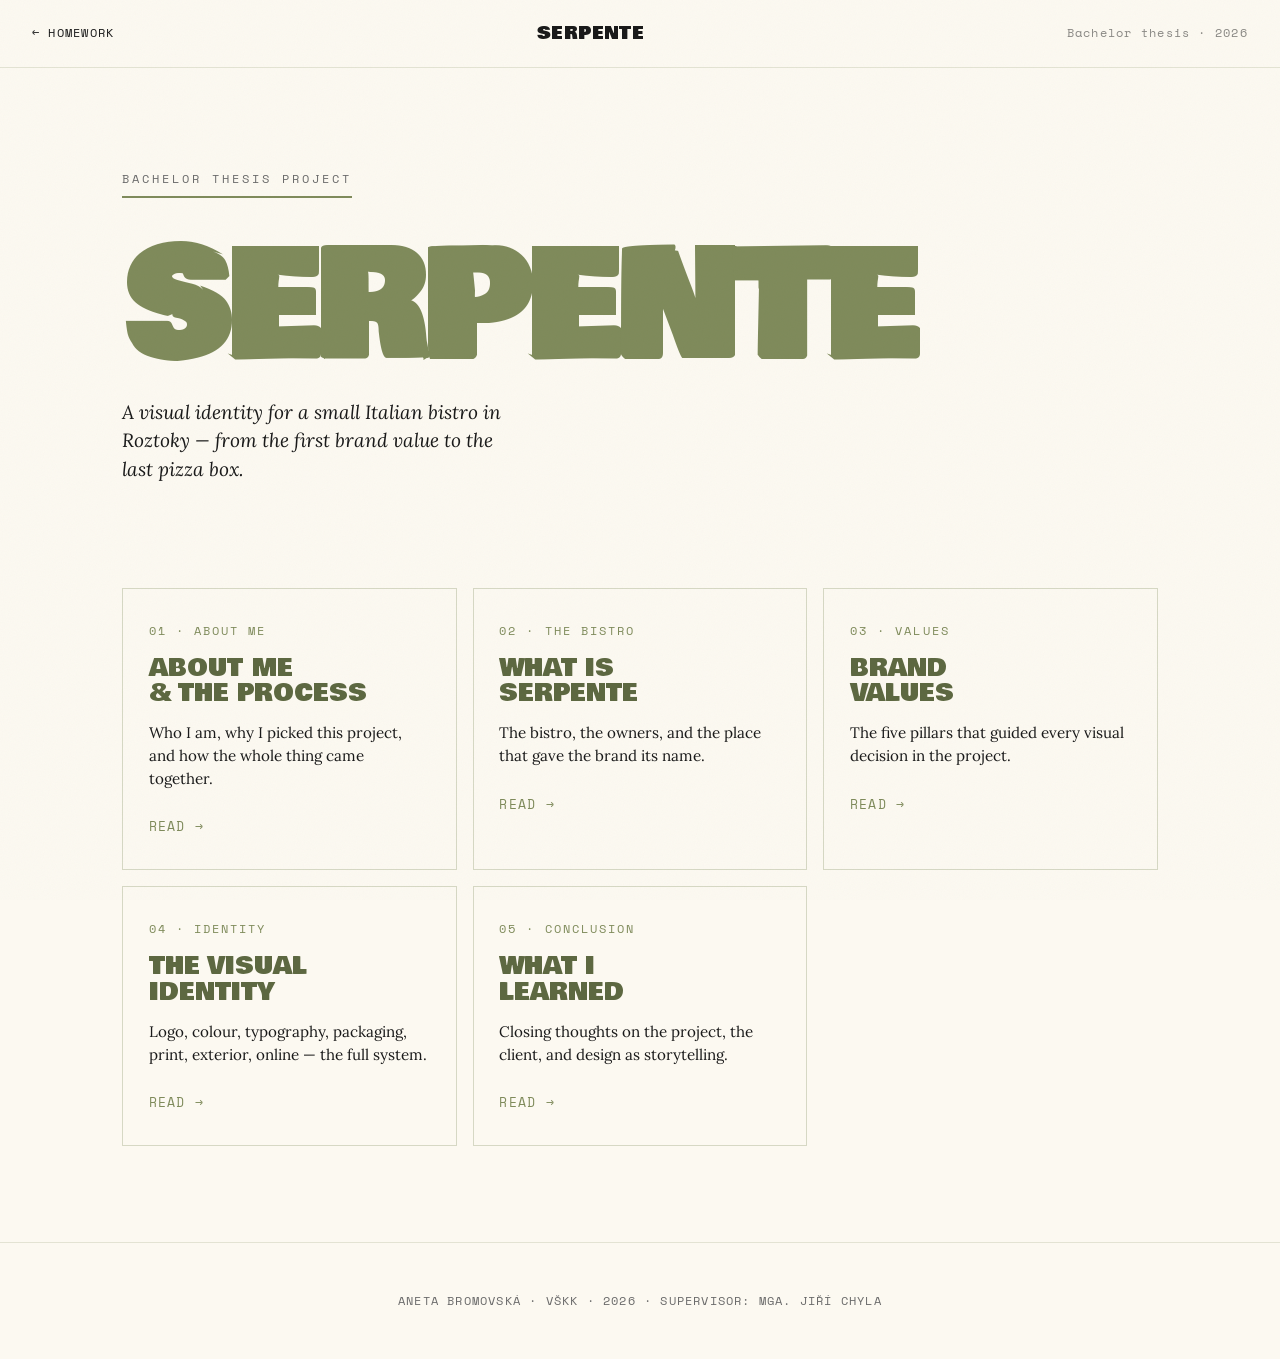
<file: anet_aj/index.html>
<!DOCTYPE html>
<html lang="en">
<head>
<meta charset="UTF-8">
<meta name="viewport" content="width=device-width, initial-scale=1.0">
<title>Serpente — Visual identity project</title>
<meta name="description" content="A bachelor thesis project by Aneta Bromovská: complete visual identity for the Italian bistro Serpente in Roztoky.">
<link rel="preconnect" href="https://fonts.googleapis.com">
<link rel="preconnect" href="https://fonts.gstatic.com" crossorigin>
<link href="https://fonts.googleapis.com/css2?family=Bowlby+One&family=Space+Mono:ital,wght@0,400;0,700&family=Lora:ital,wght@0,400;0,500;1,400&display=swap" rel="stylesheet">
<link rel="stylesheet" href="style.css">
</head>
<body>

<nav class="top-nav">
  <a href="../" class="nav-back">← Homework</a>
  <a href="./" class="nav-brand">Serpente</a>
  <span style="opacity:0.5;">Bachelor thesis · 2026</span>
</nav>

<header class="home-hero">
  <span class="page-label">Bachelor thesis project</span>
  <h1>Serpente</h1>
  <p class="lead">A visual identity for a small Italian bistro in Roztoky — from the first brand value to the last pizza box.</p>
</header>

<main class="tiles">

  <a href="about-me.html" class="tile">
    <span class="tile-num">01 · ABOUT ME</span>
    <span class="tile-title">About me<br>&amp; the process</span>
    <p class="tile-desc">Who I am, why I picked this project, and how the whole thing came together.</p>
    <span class="tile-arrow">READ →</span>
  </a>

  <a href="about-serpente.html" class="tile">
    <span class="tile-num">02 · THE BISTRO</span>
    <span class="tile-title">What is<br>Serpente</span>
    <p class="tile-desc">The bistro, the owners, and the place that gave the brand its name.</p>
    <span class="tile-arrow">READ →</span>
  </a>

  <a href="values.html" class="tile">
    <span class="tile-num">03 · VALUES</span>
    <span class="tile-title">Brand<br>values</span>
    <p class="tile-desc">The five pillars that guided every visual decision in the project.</p>
    <span class="tile-arrow">READ →</span>
  </a>

  <a href="identity.html" class="tile">
    <span class="tile-num">04 · IDENTITY</span>
    <span class="tile-title">The visual<br>identity</span>
    <p class="tile-desc">Logo, colour, typography, packaging, print, exterior, online — the full system.</p>
    <span class="tile-arrow">READ →</span>
  </a>

  <a href="conclusion.html" class="tile">
    <span class="tile-num">05 · CONCLUSION</span>
    <span class="tile-title">What I<br>learned</span>
    <p class="tile-desc">Closing thoughts on the project, the client, and design as storytelling.</p>
    <span class="tile-arrow">READ →</span>
  </a>

</main>

<footer class="footer">
  ANETA BROMOVSKÁ · VŠKK · 2026 · SUPERVISOR: MGA. JIŘÍ CHYLA
</footer>

</body>
</html>
</file>
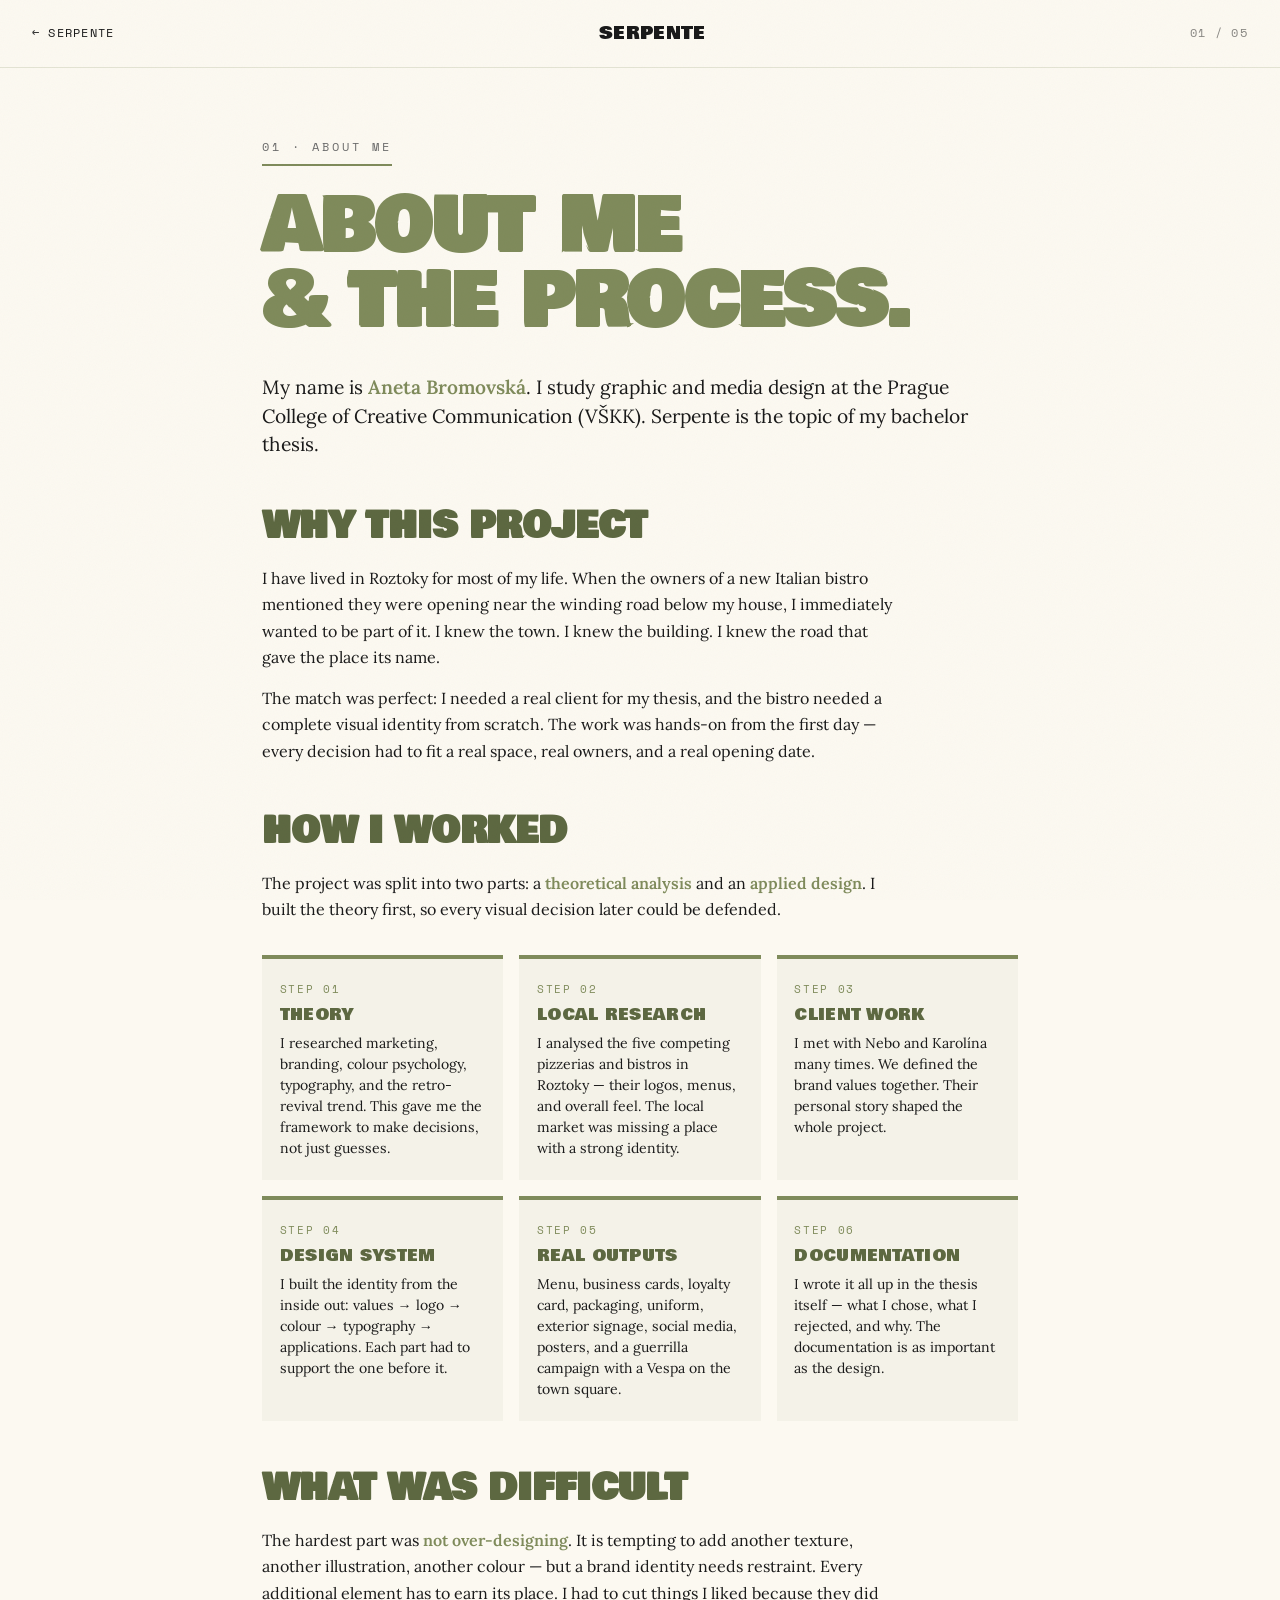
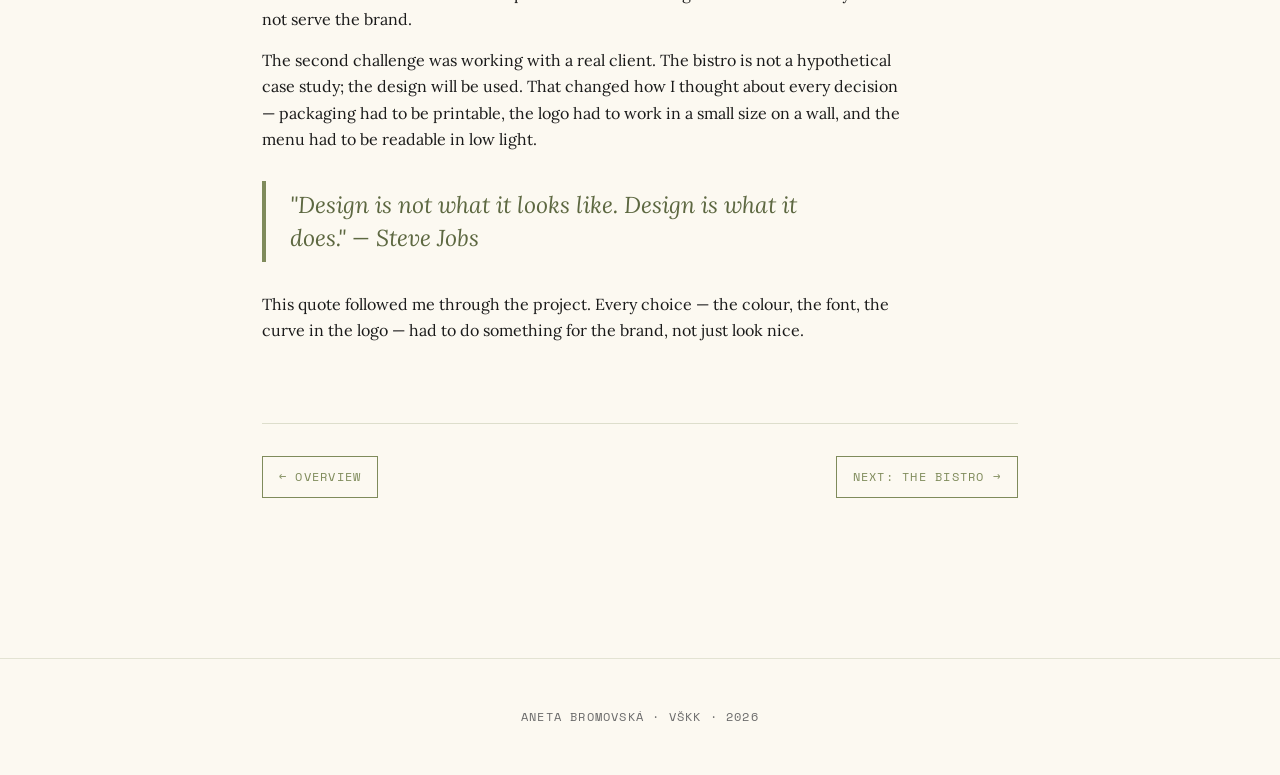
<file: anet_aj/about-me.html>
<!DOCTYPE html>
<html lang="en">
<head>
<meta charset="UTF-8">
<meta name="viewport" content="width=device-width, initial-scale=1.0">
<title>About me — Serpente · Aneta Bromovská</title>
<link rel="preconnect" href="https://fonts.googleapis.com">
<link rel="preconnect" href="https://fonts.gstatic.com" crossorigin>
<link href="https://fonts.googleapis.com/css2?family=Bowlby+One&family=Space+Mono:ital,wght@0,400;0,700&family=Lora:ital,wght@0,400;0,500;1,400&display=swap" rel="stylesheet">
<link rel="stylesheet" href="style.css">
</head>
<body>

<nav class="top-nav">
  <a href="./" class="nav-back">← Serpente</a>
  <a href="./" class="nav-brand">Serpente</a>
  <span style="opacity:0.5;">01 / 05</span>
</nav>

<main class="page">

  <span class="page-label">01 · About me</span>
  <h1 class="page-title">About me<br>&amp; the process.</h1>

  <p class="lead">My name is <strong>Aneta Bromovská</strong>. I study graphic and media design at the Prague College of Creative Communication (VŠKK). Serpente is the topic of my bachelor thesis.</p>

  <h2 class="section-title">Why this project</h2>

  <p>I have lived in Roztoky for most of my life. When the owners of a new Italian bistro mentioned they were opening near the winding road below my house, I immediately wanted to be part of it. I knew the town. I knew the building. I knew the road that gave the place its name.</p>

  <p>The match was perfect: I needed a real client for my thesis, and the bistro needed a complete visual identity from scratch. The work was hands-on from the first day — every decision had to fit a real space, real owners, and a real opening date.</p>

  <h2 class="section-title">How I worked</h2>

  <p>The project was split into two parts: a <strong>theoretical analysis</strong> and an <strong>applied design</strong>. I built the theory first, so every visual decision later could be defended.</p>

  <div class="reasons">
    <div class="reason">
      <div class="reason-num">STEP 01</div>
      <div class="reason-title">Theory</div>
      <p>I researched marketing, branding, colour psychology, typography, and the retro-revival trend. This gave me the framework to make decisions, not just guesses.</p>
    </div>
    <div class="reason">
      <div class="reason-num">STEP 02</div>
      <div class="reason-title">Local research</div>
      <p>I analysed the five competing pizzerias and bistros in Roztoky — their logos, menus, and overall feel. The local market was missing a place with a strong identity.</p>
    </div>
    <div class="reason">
      <div class="reason-num">STEP 03</div>
      <div class="reason-title">Client work</div>
      <p>I met with Nebo and Karolína many times. We defined the brand values together. Their personal story shaped the whole project.</p>
    </div>
    <div class="reason">
      <div class="reason-num">STEP 04</div>
      <div class="reason-title">Design system</div>
      <p>I built the identity from the inside out: values → logo → colour → typography → applications. Each part had to support the one before it.</p>
    </div>
    <div class="reason">
      <div class="reason-num">STEP 05</div>
      <div class="reason-title">Real outputs</div>
      <p>Menu, business cards, loyalty card, packaging, uniform, exterior signage, social media, posters, and a guerrilla campaign with a Vespa on the town square.</p>
    </div>
    <div class="reason">
      <div class="reason-num">STEP 06</div>
      <div class="reason-title">Documentation</div>
      <p>I wrote it all up in the thesis itself — what I chose, what I rejected, and why. The documentation is as important as the design.</p>
    </div>
  </div>

  <h2 class="section-title">What was difficult</h2>

  <p>The hardest part was <strong>not over-designing</strong>. It is tempting to add another texture, another illustration, another colour — but a brand identity needs restraint. Every additional element has to earn its place. I had to cut things I liked because they did not serve the brand.</p>

  <p>The second challenge was working with a real client. The bistro is not a hypothetical case study; the design will be used. That changed how I thought about every decision — packaging had to be printable, the logo had to work in a small size on a wall, and the menu had to be readable in low light.</p>

  <blockquote>
    "Design is not what it looks like. Design is what it does." — Steve Jobs
  </blockquote>

  <p>This quote followed me through the project. Every choice — the colour, the font, the curve in the logo — had to do something for the brand, not just look nice.</p>

  <div class="page-nav">
    <a href="./">← Overview</a>
    <a href="about-serpente.html">Next: The bistro →</a>
  </div>
</main>

<footer class="footer">
  ANETA BROMOVSKÁ · VŠKK · 2026
</footer>

</body>
</html>
</file>
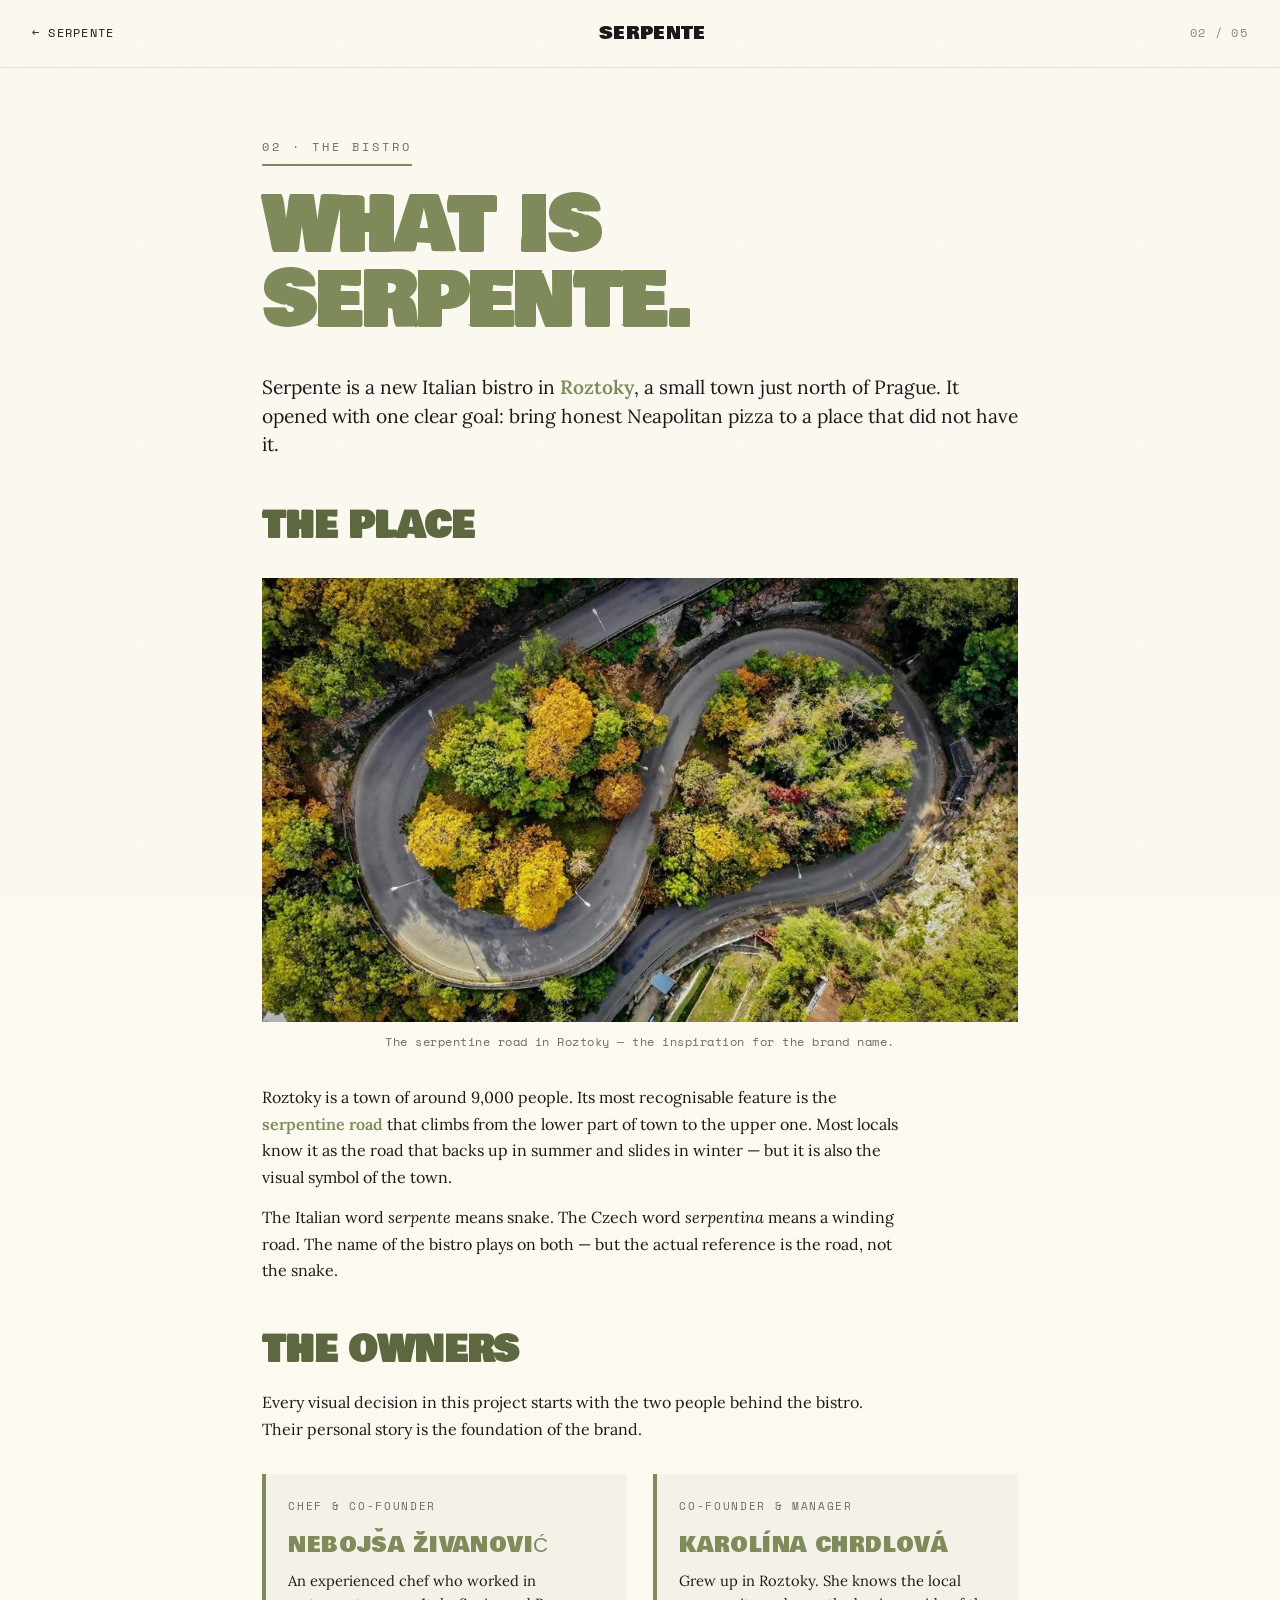
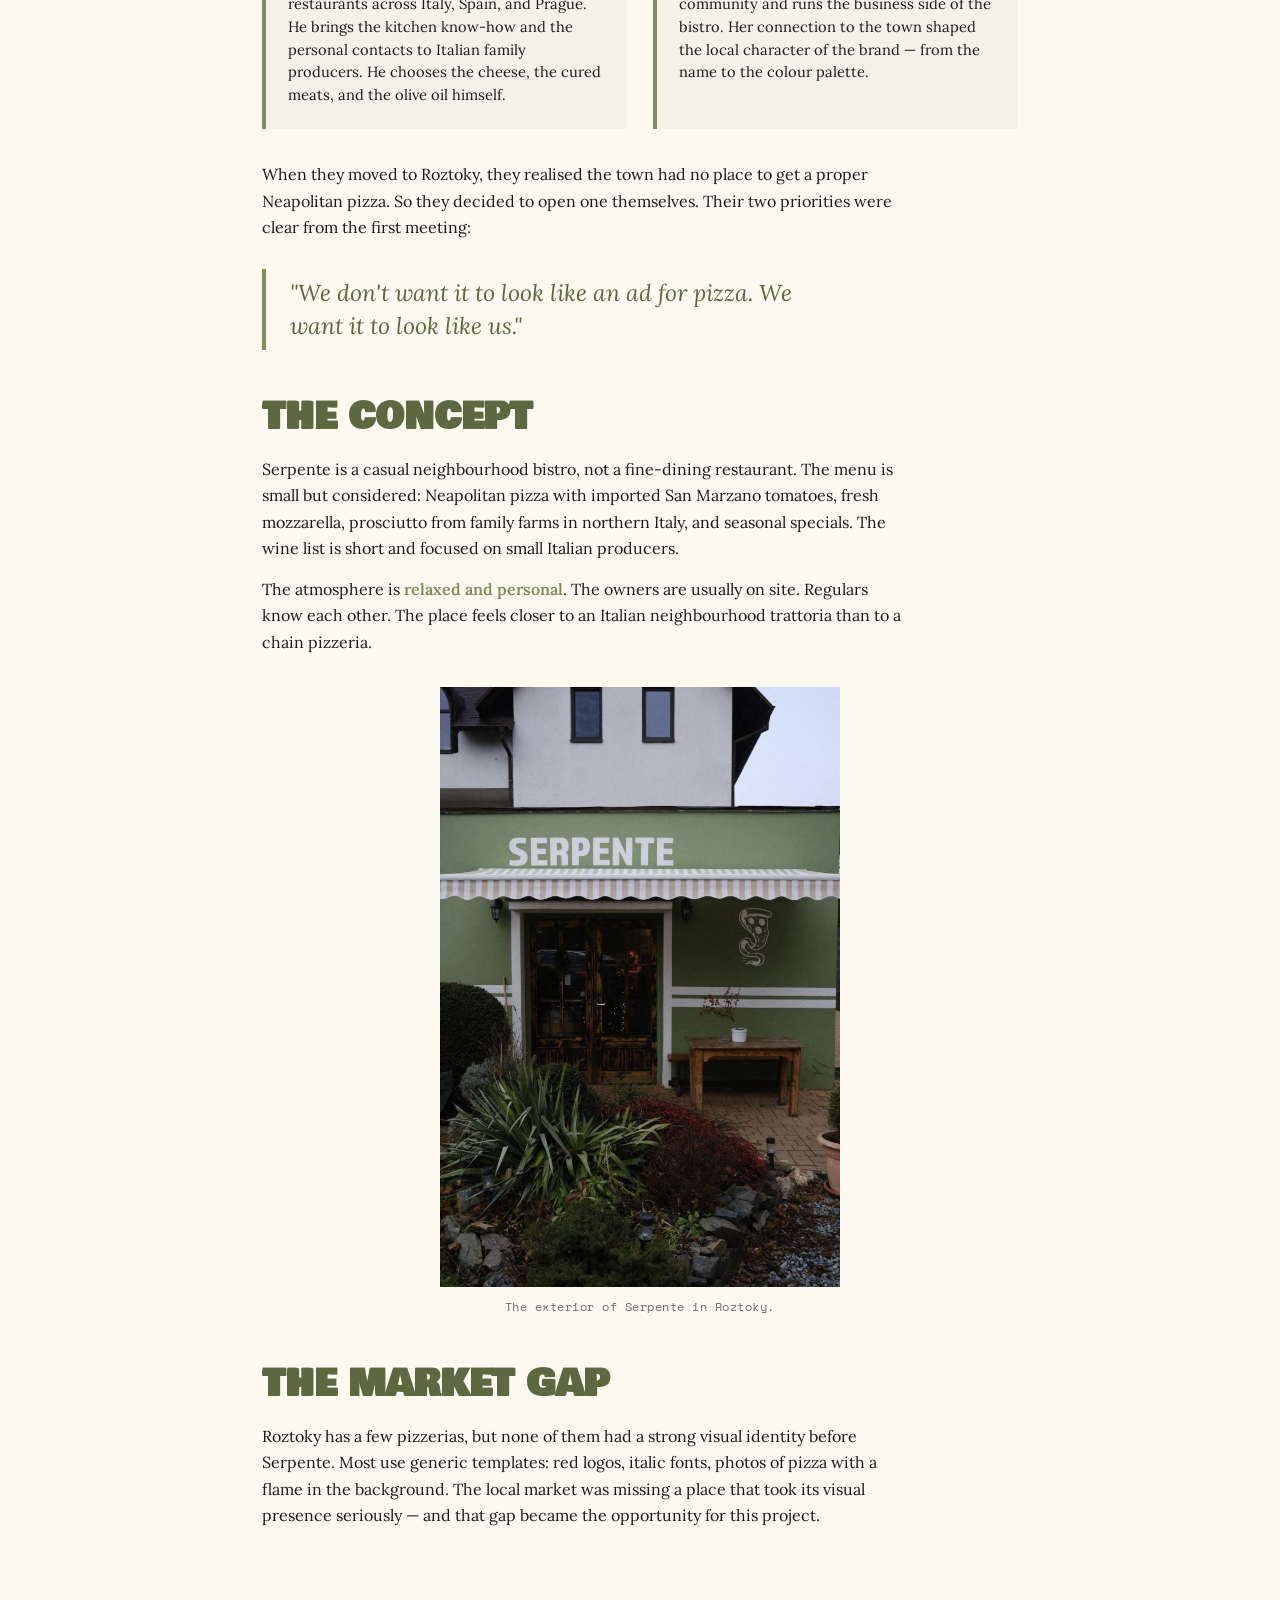
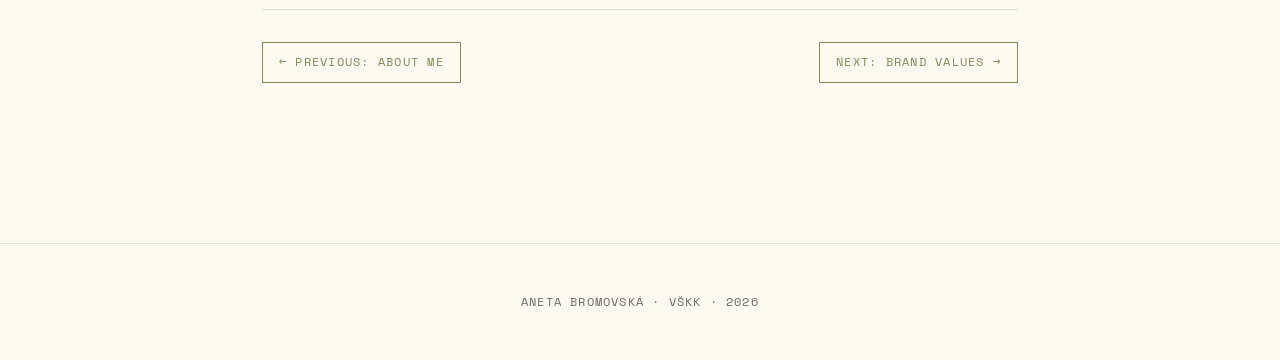
<file: anet_aj/about-serpente.html>
<!DOCTYPE html>
<html lang="en">
<head>
<meta charset="UTF-8">
<meta name="viewport" content="width=device-width, initial-scale=1.0">
<title>What is Serpente — Serpente · Aneta Bromovská</title>
<link rel="preconnect" href="https://fonts.googleapis.com">
<link rel="preconnect" href="https://fonts.gstatic.com" crossorigin>
<link href="https://fonts.googleapis.com/css2?family=Bowlby+One&family=Space+Mono:ital,wght@0,400;0,700&family=Lora:ital,wght@0,400;0,500;1,400&display=swap" rel="stylesheet">
<link rel="stylesheet" href="style.css">
</head>
<body>

<nav class="top-nav">
  <a href="./" class="nav-back">← Serpente</a>
  <a href="./" class="nav-brand">Serpente</a>
  <span style="opacity:0.5;">02 / 05</span>
</nav>

<main class="page">

  <span class="page-label">02 · The bistro</span>
  <h1 class="page-title">What is<br>Serpente.</h1>

  <p class="lead">Serpente is a new Italian bistro in <strong>Roztoky</strong>, a small town just north of Prague. It opened with one clear goal: bring honest Neapolitan pizza to a place that did not have it.</p>

  <h2 class="section-title">The place</h2>

  <figure>
    <img src="images/02-roztoky-serpentina.jpg" alt="Aerial view of the winding hairpin road in Roztoky, surrounded by autumn trees.">
    <figcaption>The serpentine road in Roztoky — the inspiration for the brand name.</figcaption>
  </figure>

  <p>Roztoky is a town of around 9,000 people. Its most recognisable feature is the <strong>serpentine road</strong> that climbs from the lower part of town to the upper one. Most locals know it as the road that backs up in summer and slides in winter — but it is also the visual symbol of the town.</p>

  <p>The Italian word <em>serpente</em> means snake. The Czech word <em>serpentina</em> means a winding road. The name of the bistro plays on both — but the actual reference is the road, not the snake.</p>

  <h2 class="section-title">The owners</h2>

  <p>Every visual decision in this project starts with the two people behind the bistro. Their personal story is the foundation of the brand.</p>

  <div class="owners-grid">
    <div class="owner-card">
      <div class="owner-role">Chef &amp; co-founder</div>
      <div class="owner-name">Nebojša Živanović</div>
      <p>An experienced chef who worked in restaurants across Italy, Spain, and Prague. He brings the kitchen know-how and the personal contacts to Italian family producers. He chooses the cheese, the cured meats, and the olive oil himself.</p>
    </div>
    <div class="owner-card">
      <div class="owner-role">Co-founder &amp; manager</div>
      <div class="owner-name">Karolína Chrdlová</div>
      <p>Grew up in Roztoky. She knows the local community and runs the business side of the bistro. Her connection to the town shaped the local character of the brand — from the name to the colour palette.</p>
    </div>
  </div>

  <p>When they moved to Roztoky, they realised the town had no place to get a proper Neapolitan pizza. So they decided to open one themselves. Their two priorities were clear from the first meeting:</p>

  <blockquote>
    "We don't want it to look like an ad for pizza. We want it to look like us."
  </blockquote>

  <h2 class="section-title">The concept</h2>

  <p>Serpente is a casual neighbourhood bistro, not a fine-dining restaurant. The menu is small but considered: Neapolitan pizza with imported San Marzano tomatoes, fresh mozzarella, prosciutto from family farms in northern Italy, and seasonal specials. The wine list is short and focused on small Italian producers.</p>

  <p>The atmosphere is <strong>relaxed and personal</strong>. The owners are usually on site. Regulars know each other. The place feels closer to an Italian neighbourhood trattoria than to a chain pizzeria.</p>

  <figure>
    <img src="images/13-exterior.jpg" alt="The exterior of Serpente — green façade with a white SERPENTE sign, a striped awning, and the pizza symbol painted on the wall.">
    <figcaption>The exterior of Serpente in Roztoky.</figcaption>
  </figure>

  <h2 class="section-title">The market gap</h2>

  <p>Roztoky has a few pizzerias, but none of them had a strong visual identity before Serpente. Most use generic templates: red logos, italic fonts, photos of pizza with a flame in the background. The local market was missing a place that took its visual presence seriously — and that gap became the opportunity for this project.</p>

  <div class="page-nav">
    <a href="about-me.html">← Previous: About me</a>
    <a href="values.html">Next: Brand values →</a>
  </div>
</main>

<footer class="footer">
  ANETA BROMOVSKÁ · VŠKK · 2026
</footer>

</body>
</html>
</file>
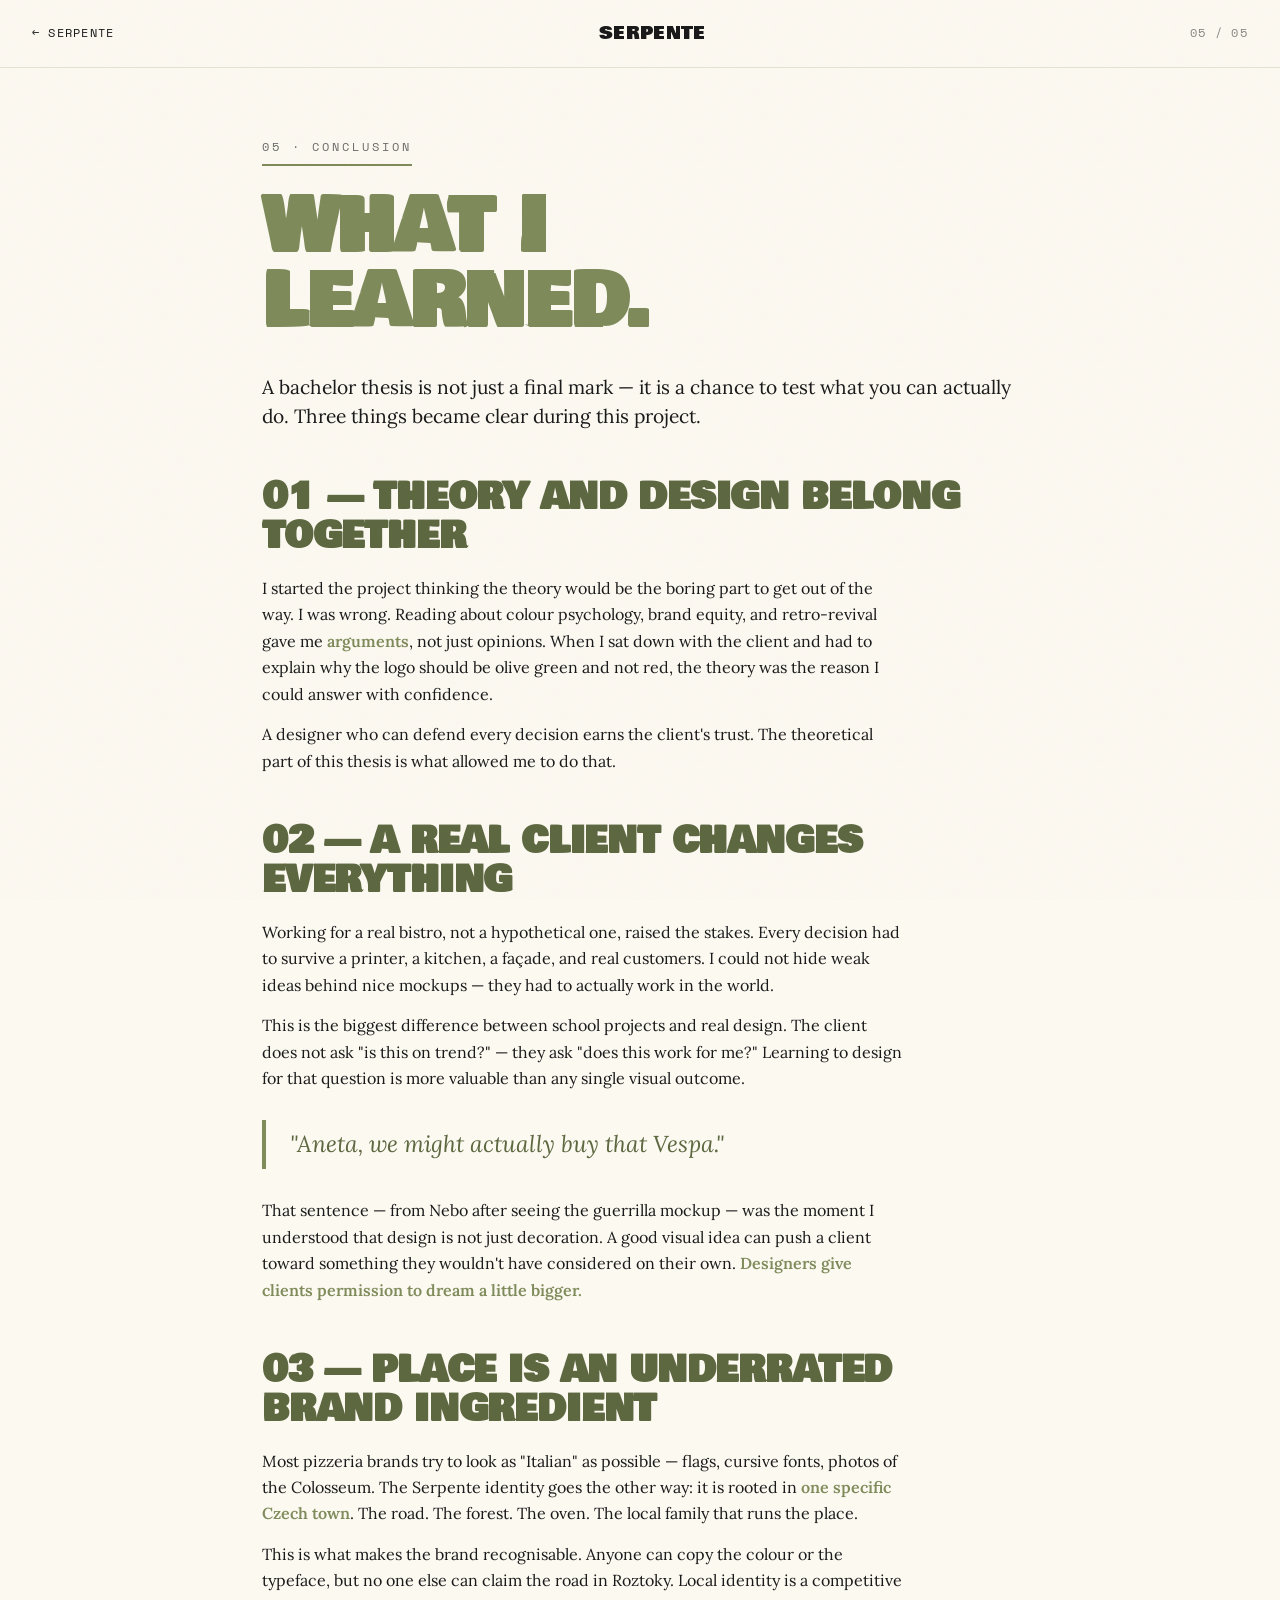
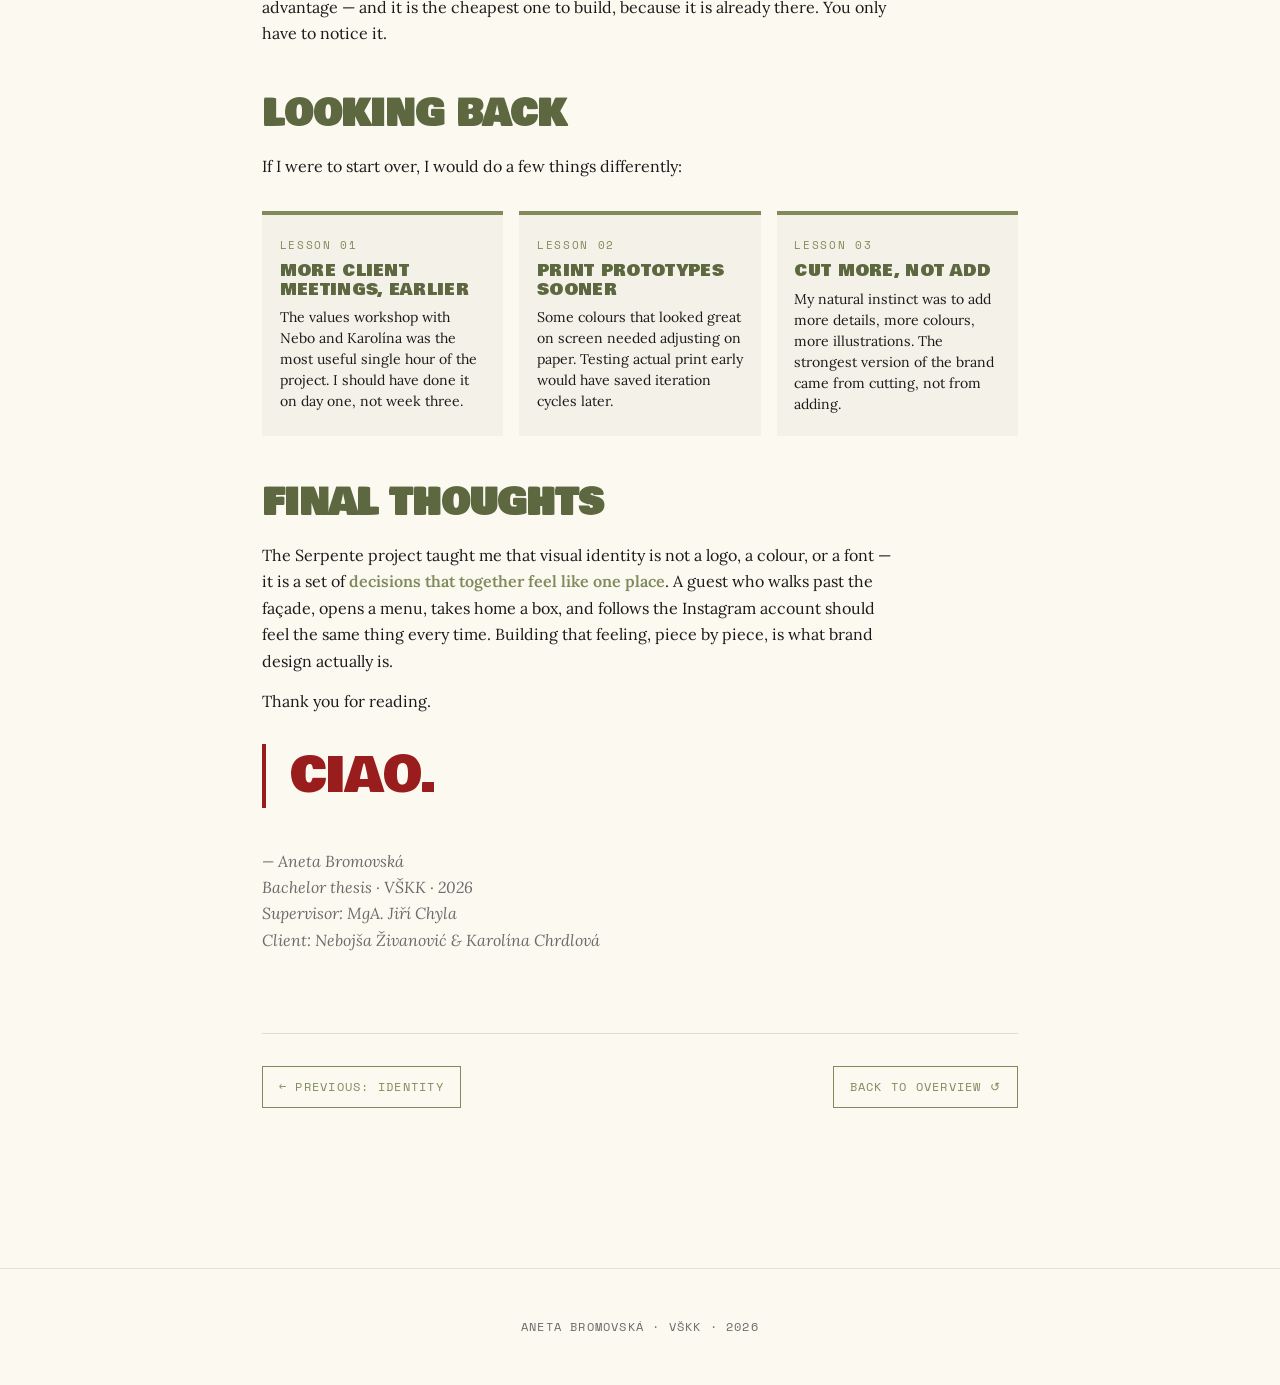
<file: anet_aj/conclusion.html>
<!DOCTYPE html>
<html lang="en">
<head>
<meta charset="UTF-8">
<meta name="viewport" content="width=device-width, initial-scale=1.0">
<title>Conclusion — Serpente · Aneta Bromovská</title>
<link rel="preconnect" href="https://fonts.googleapis.com">
<link rel="preconnect" href="https://fonts.gstatic.com" crossorigin>
<link href="https://fonts.googleapis.com/css2?family=Bowlby+One&family=Space+Mono:ital,wght@0,400;0,700&family=Lora:ital,wght@0,400;0,500;1,400&display=swap" rel="stylesheet">
<link rel="stylesheet" href="style.css">
</head>
<body>

<nav class="top-nav">
  <a href="./" class="nav-back">← Serpente</a>
  <a href="./" class="nav-brand">Serpente</a>
  <span style="opacity:0.5;">05 / 05</span>
</nav>

<main class="page">

  <span class="page-label">05 · Conclusion</span>
  <h1 class="page-title">What I<br>learned.</h1>

  <p class="lead">A bachelor thesis is not just a final mark — it is a chance to test what you can actually do. Three things became clear during this project.</p>

  <h2 class="section-title">01 — Theory and design belong together</h2>

  <p>I started the project thinking the theory would be the boring part to get out of the way. I was wrong. Reading about colour psychology, brand equity, and retro-revival gave me <strong>arguments</strong>, not just opinions. When I sat down with the client and had to explain why the logo should be olive green and not red, the theory was the reason I could answer with confidence.</p>

  <p>A designer who can defend every decision earns the client's trust. The theoretical part of this thesis is what allowed me to do that.</p>

  <h2 class="section-title">02 — A real client changes everything</h2>

  <p>Working for a real bistro, not a hypothetical one, raised the stakes. Every decision had to survive a printer, a kitchen, a façade, and real customers. I could not hide weak ideas behind nice mockups — they had to actually work in the world.</p>

  <p>This is the biggest difference between school projects and real design. The client does not ask "is this on trend?" — they ask "does this work for me?" Learning to design for that question is more valuable than any single visual outcome.</p>

  <blockquote>
    "Aneta, we might actually buy that Vespa."
  </blockquote>

  <p>That sentence — from Nebo after seeing the guerrilla mockup — was the moment I understood that design is not just decoration. A good visual idea can push a client toward something they wouldn't have considered on their own. <strong>Designers give clients permission to dream a little bigger.</strong></p>

  <h2 class="section-title">03 — Place is an underrated brand ingredient</h2>

  <p>Most pizzeria brands try to look as "Italian" as possible — flags, cursive fonts, photos of the Colosseum. The Serpente identity goes the other way: it is rooted in <strong>one specific Czech town</strong>. The road. The forest. The oven. The local family that runs the place.</p>

  <p>This is what makes the brand recognisable. Anyone can copy the colour or the typeface, but no one else can claim the road in Roztoky. Local identity is a competitive advantage — and it is the cheapest one to build, because it is already there. You only have to notice it.</p>

  <h2 class="section-title">Looking back</h2>

  <p>If I were to start over, I would do a few things differently:</p>

  <div class="reasons">
    <div class="reason">
      <div class="reason-num">LESSON 01</div>
      <div class="reason-title">More client meetings, earlier</div>
      <p>The values workshop with Nebo and Karolína was the most useful single hour of the project. I should have done it on day one, not week three.</p>
    </div>
    <div class="reason">
      <div class="reason-num">LESSON 02</div>
      <div class="reason-title">Print prototypes sooner</div>
      <p>Some colours that looked great on screen needed adjusting on paper. Testing actual print early would have saved iteration cycles later.</p>
    </div>
    <div class="reason">
      <div class="reason-num">LESSON 03</div>
      <div class="reason-title">Cut more, not add</div>
      <p>My natural instinct was to add more details, more colours, more illustrations. The strongest version of the brand came from cutting, not from adding.</p>
    </div>
  </div>

  <h2 class="section-title">Final thoughts</h2>

  <p>The Serpente project taught me that visual identity is not a logo, a colour, or a font — it is a set of <strong>decisions that together feel like one place</strong>. A guest who walks past the façade, opens a menu, takes home a box, and follows the Instagram account should feel the same thing every time. Building that feeling, piece by piece, is what brand design actually is.</p>

  <p>Thank you for reading.</p>

  <blockquote style="font-family:'Bowlby One',sans-serif;font-size:clamp(2rem,5vw,3rem);text-transform:uppercase;font-style:normal;color:var(--wine);border-left-color:var(--wine);line-height:1;">
    Ciao.
  </blockquote>

  <p style="font-family:'Lora',serif;font-style:italic;color:var(--muted);margin-top:2.5rem;">
    — Aneta Bromovská<br>
    Bachelor thesis · VŠKK · 2026<br>
    Supervisor: MgA. Jiří Chyla<br>
    Client: Nebojša Živanović &amp; Karolína Chrdlová
  </p>

  <div class="page-nav">
    <a href="identity.html">← Previous: Identity</a>
    <a href="./">Back to overview ↺</a>
  </div>
</main>

<footer class="footer">
  ANETA BROMOVSKÁ · VŠKK · 2026
</footer>

</body>
</html>
</file>
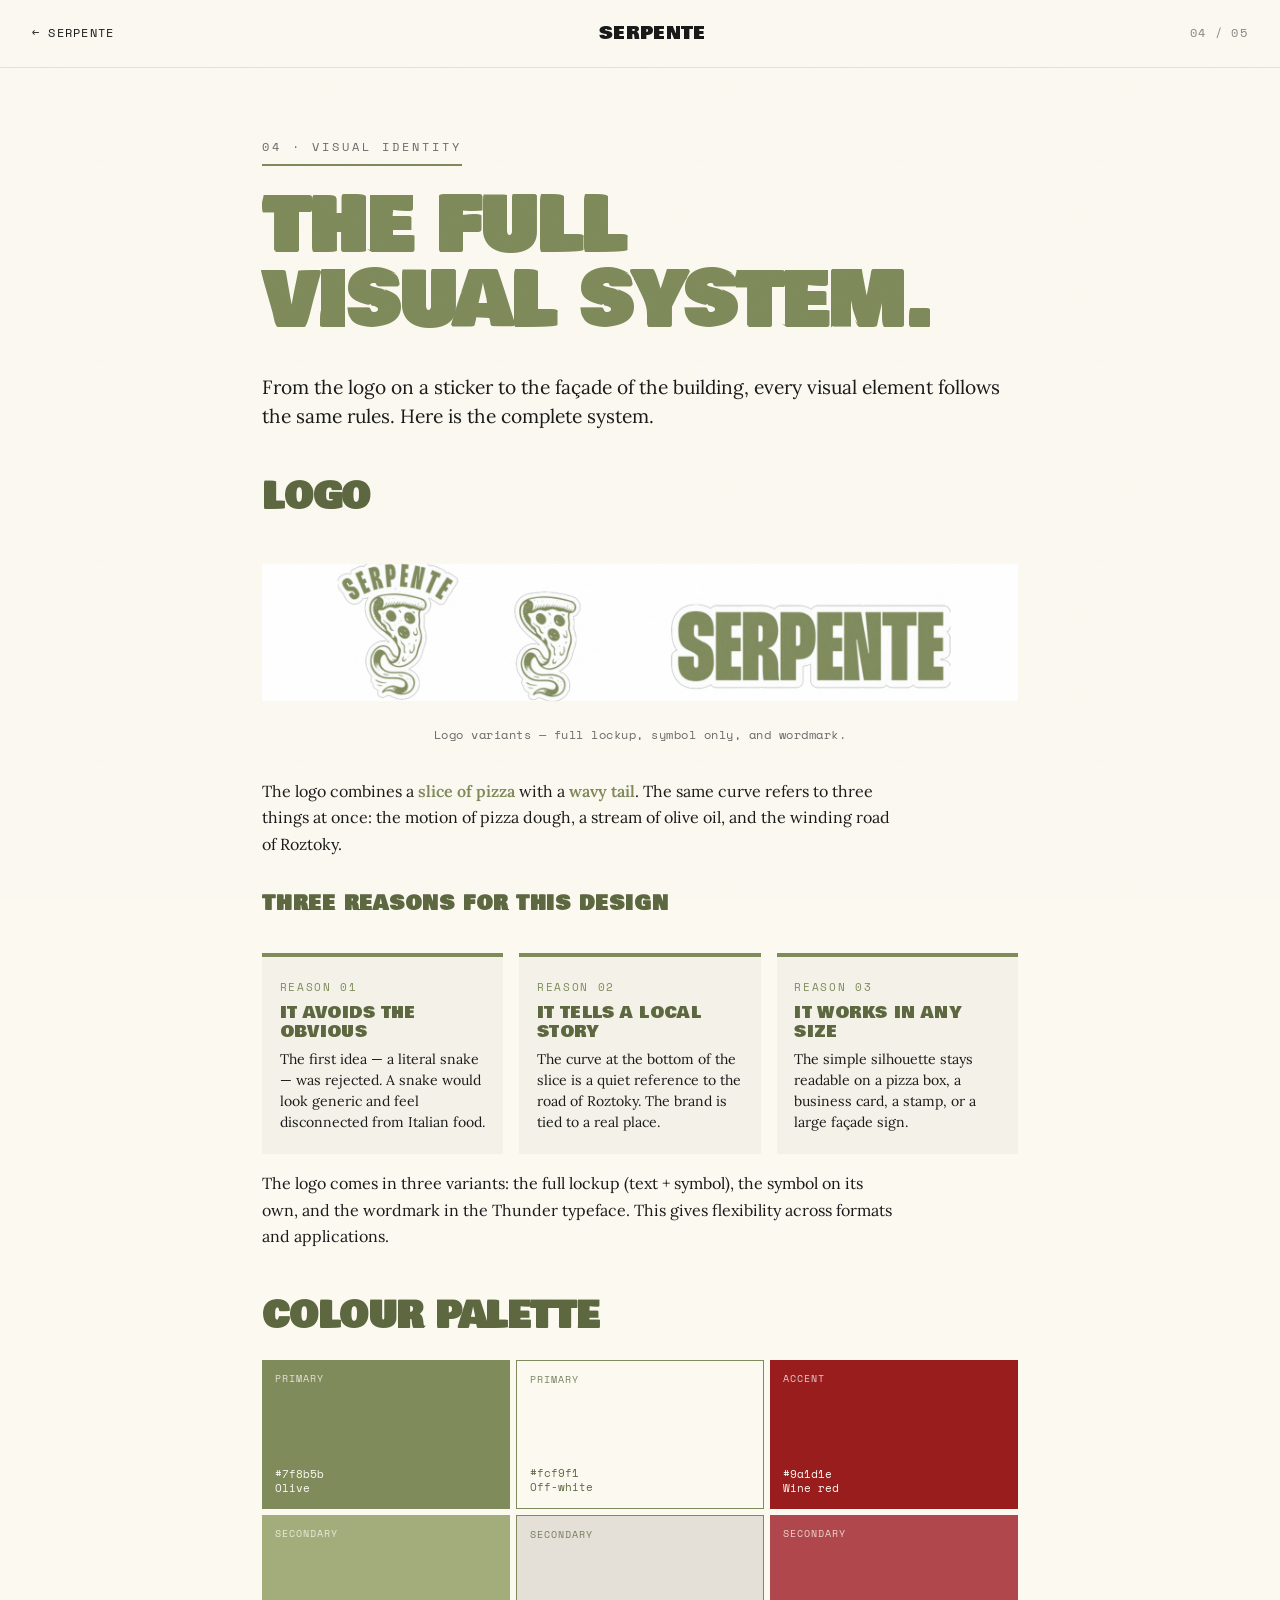
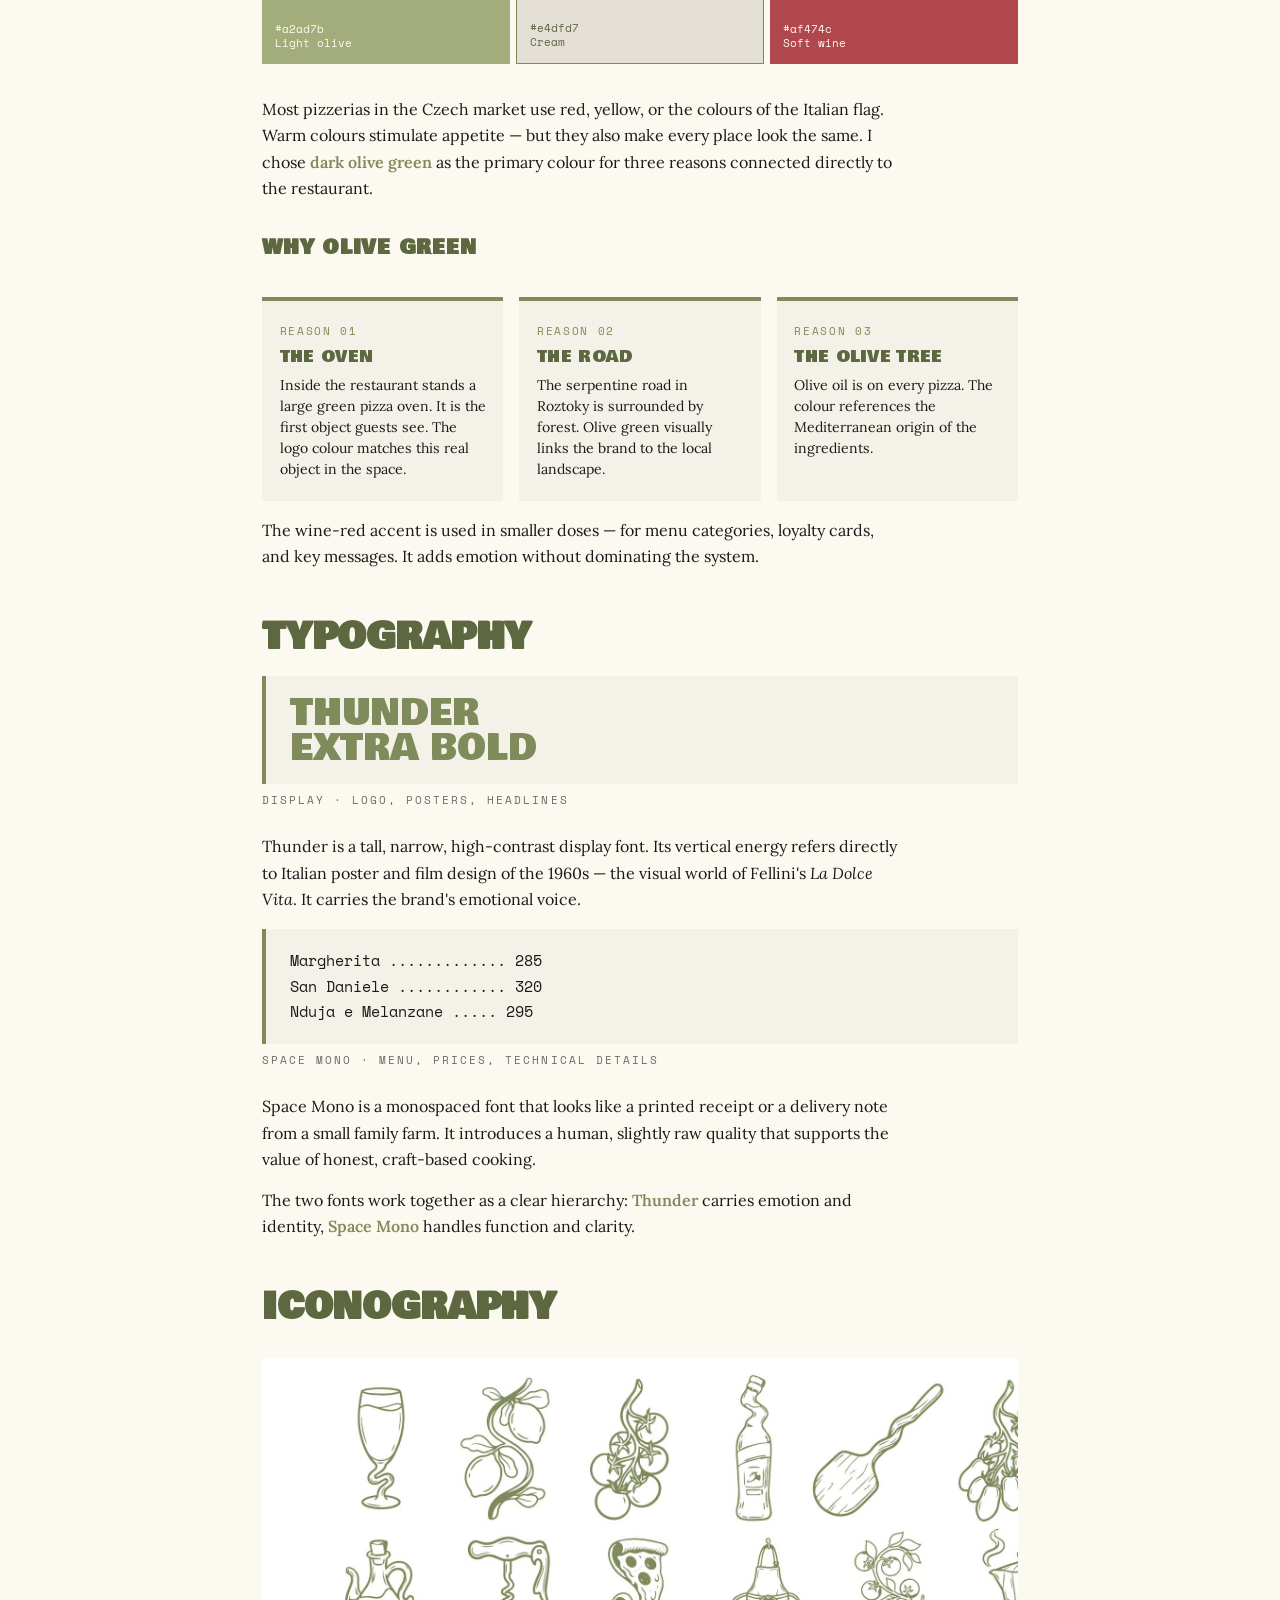
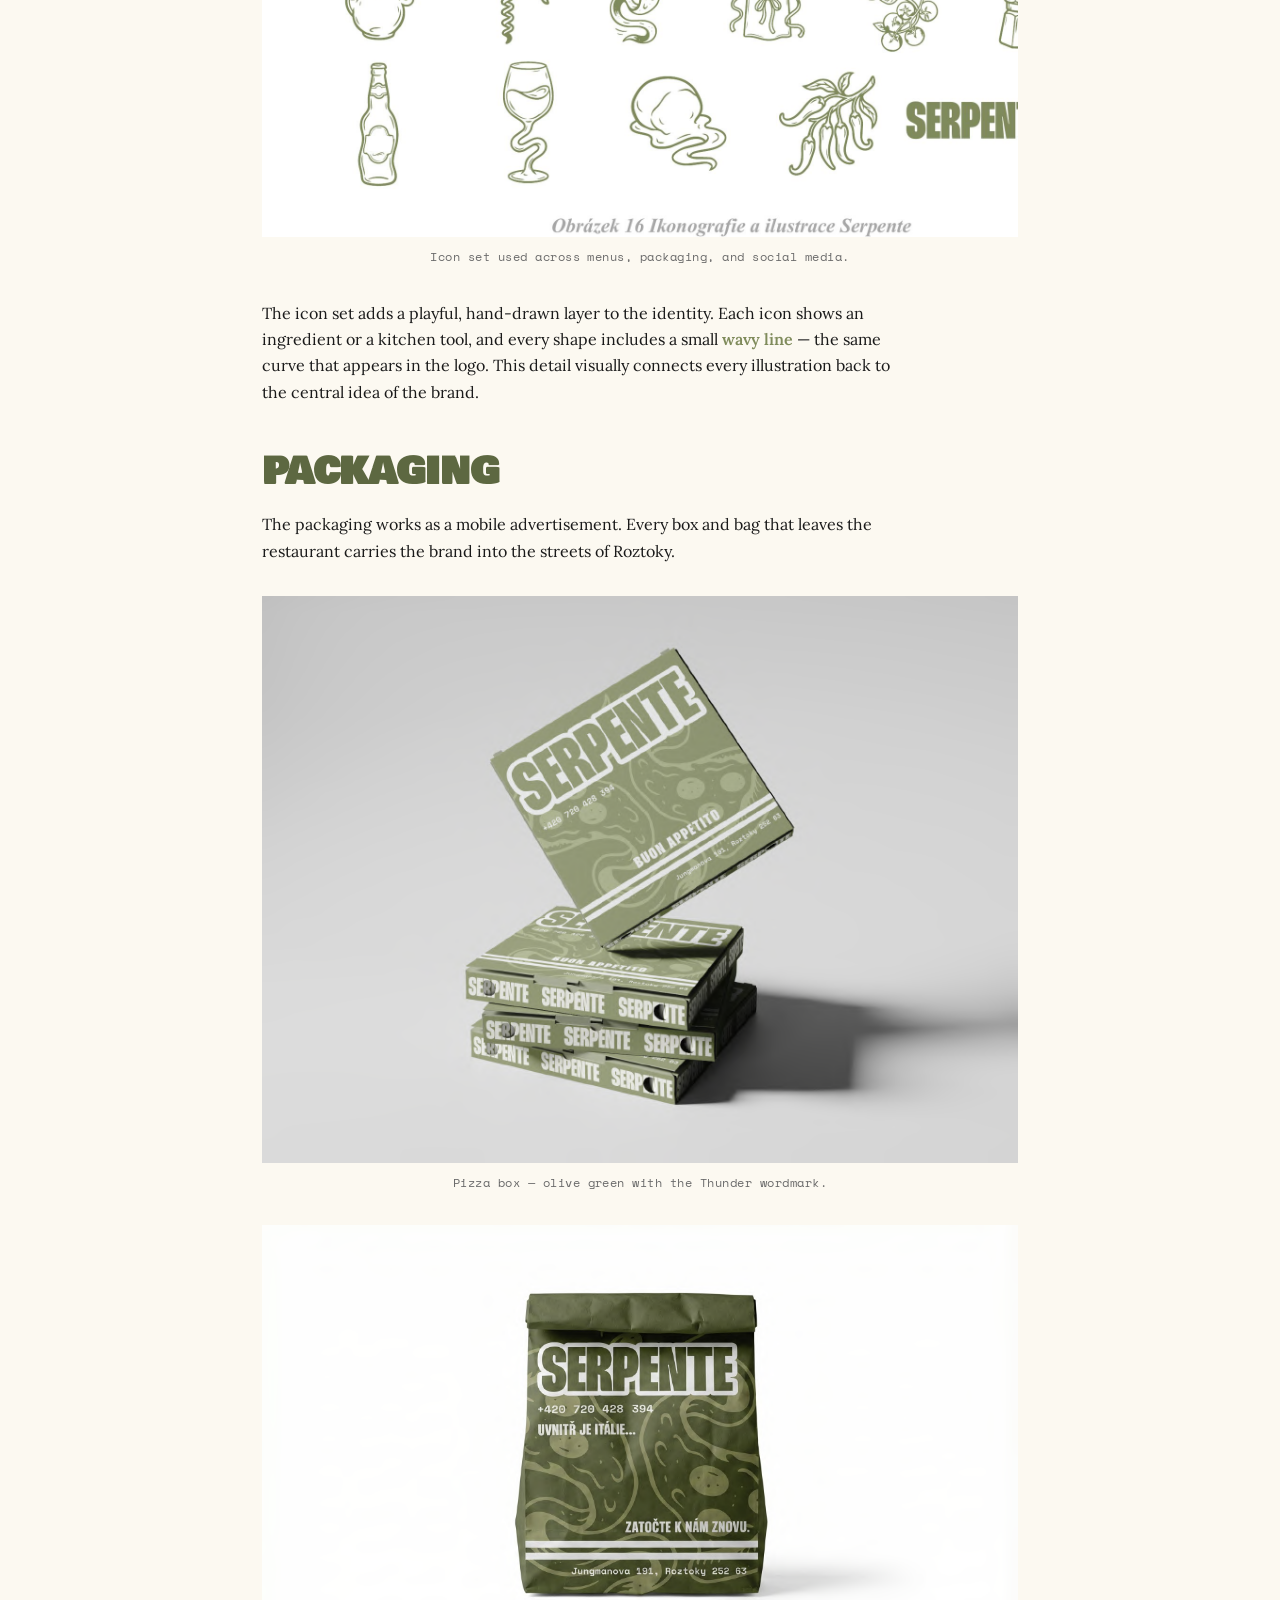
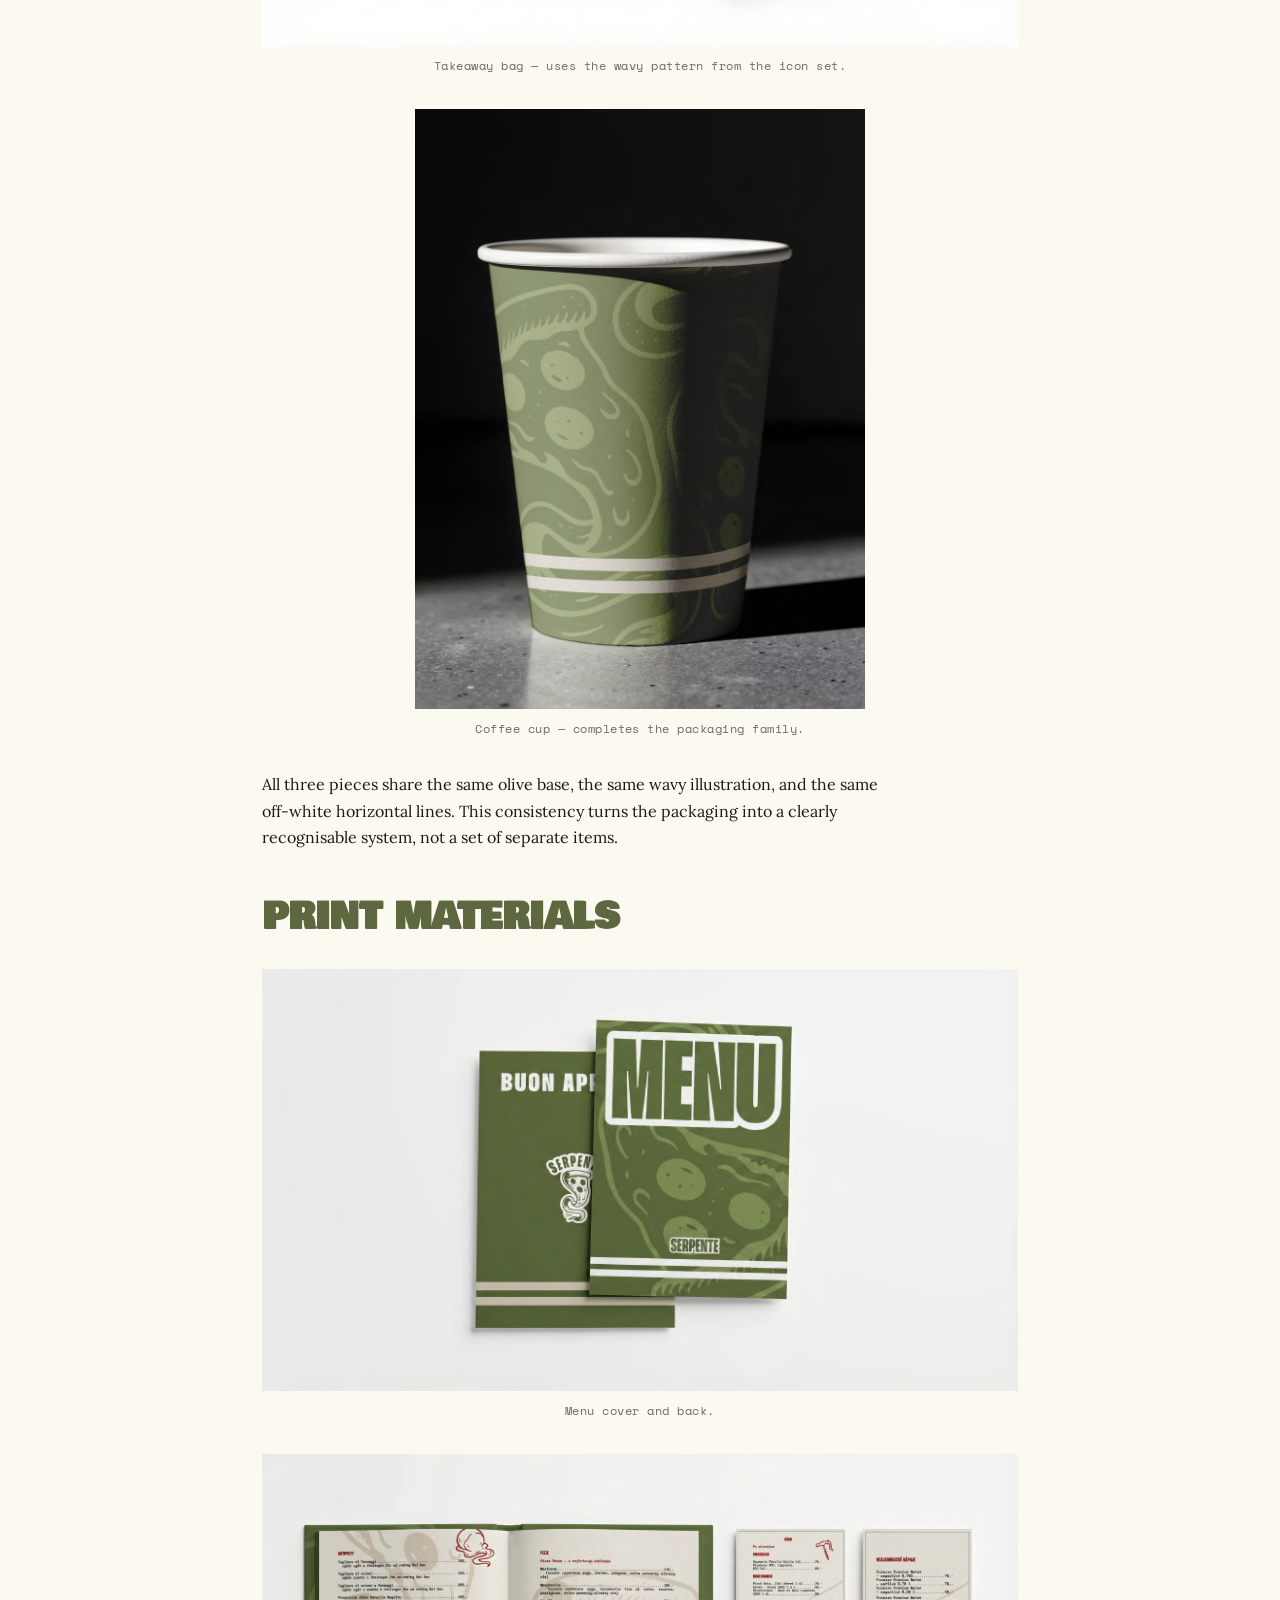
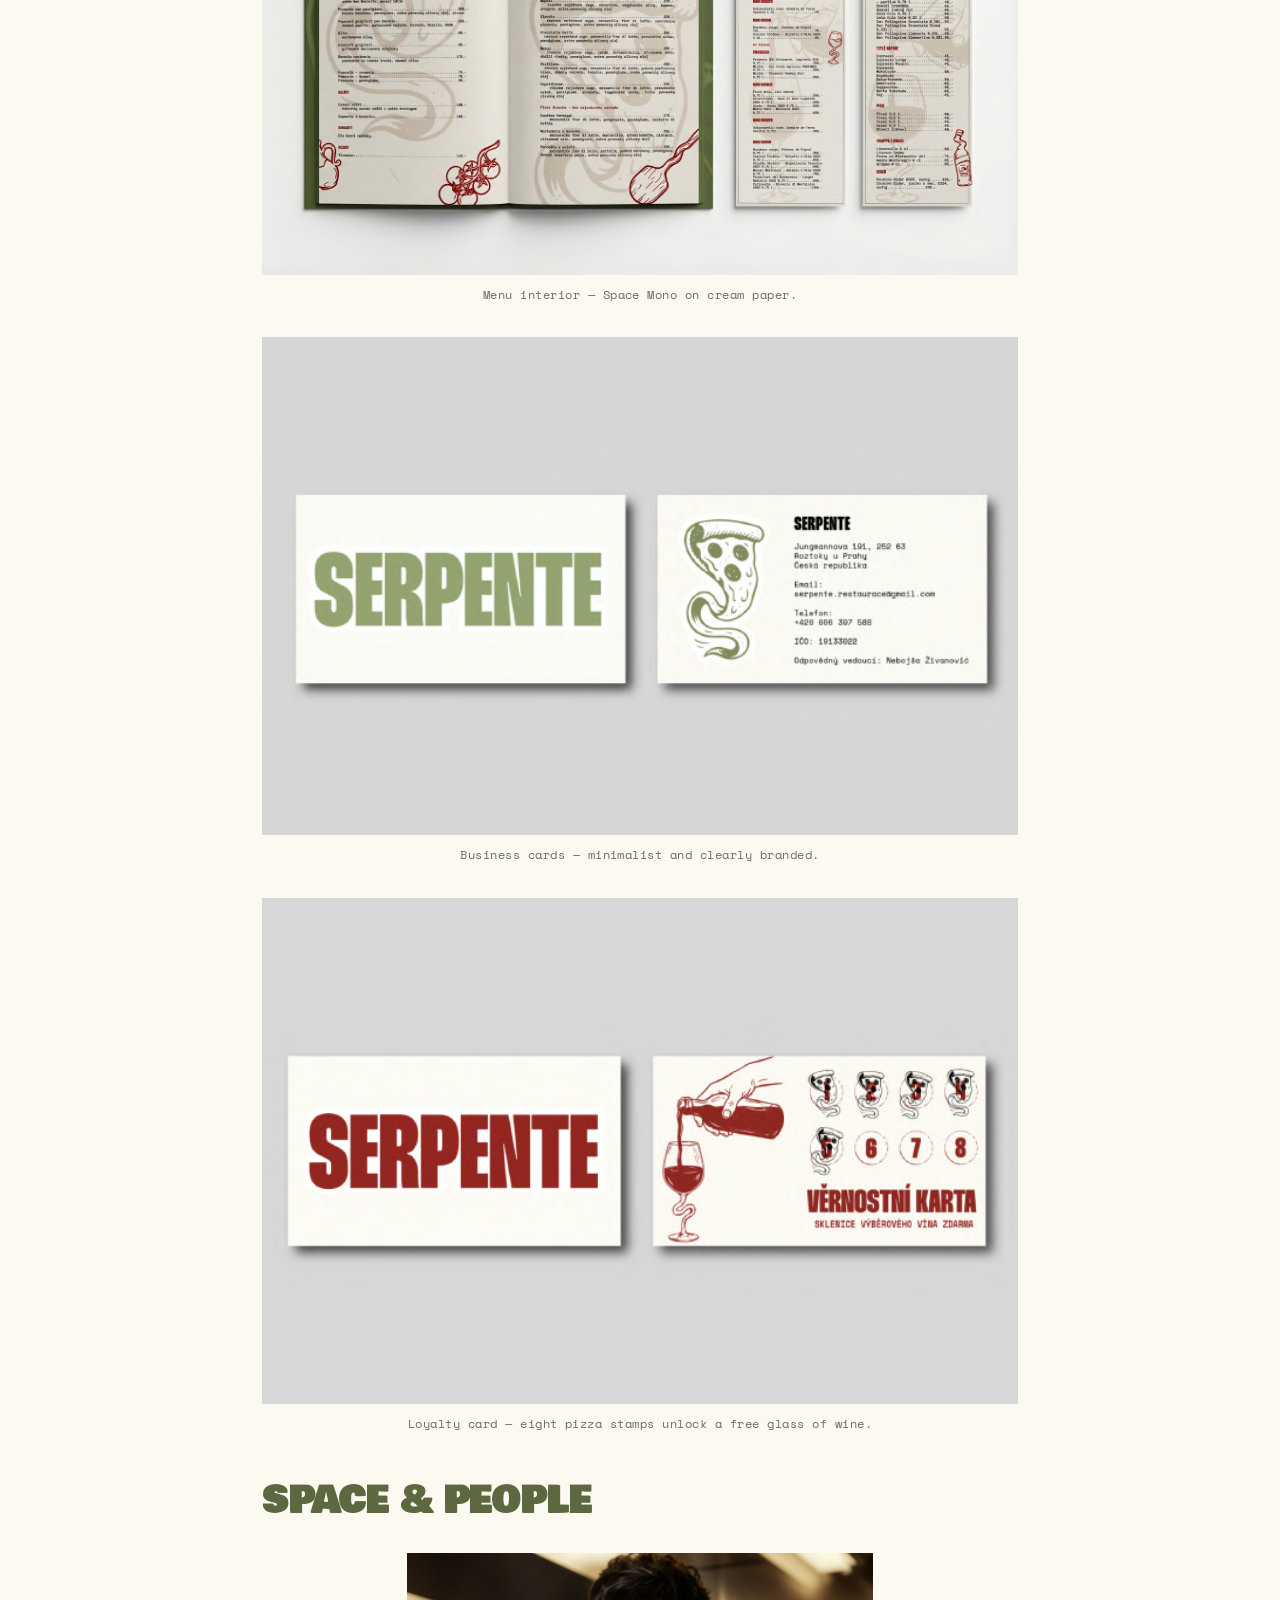
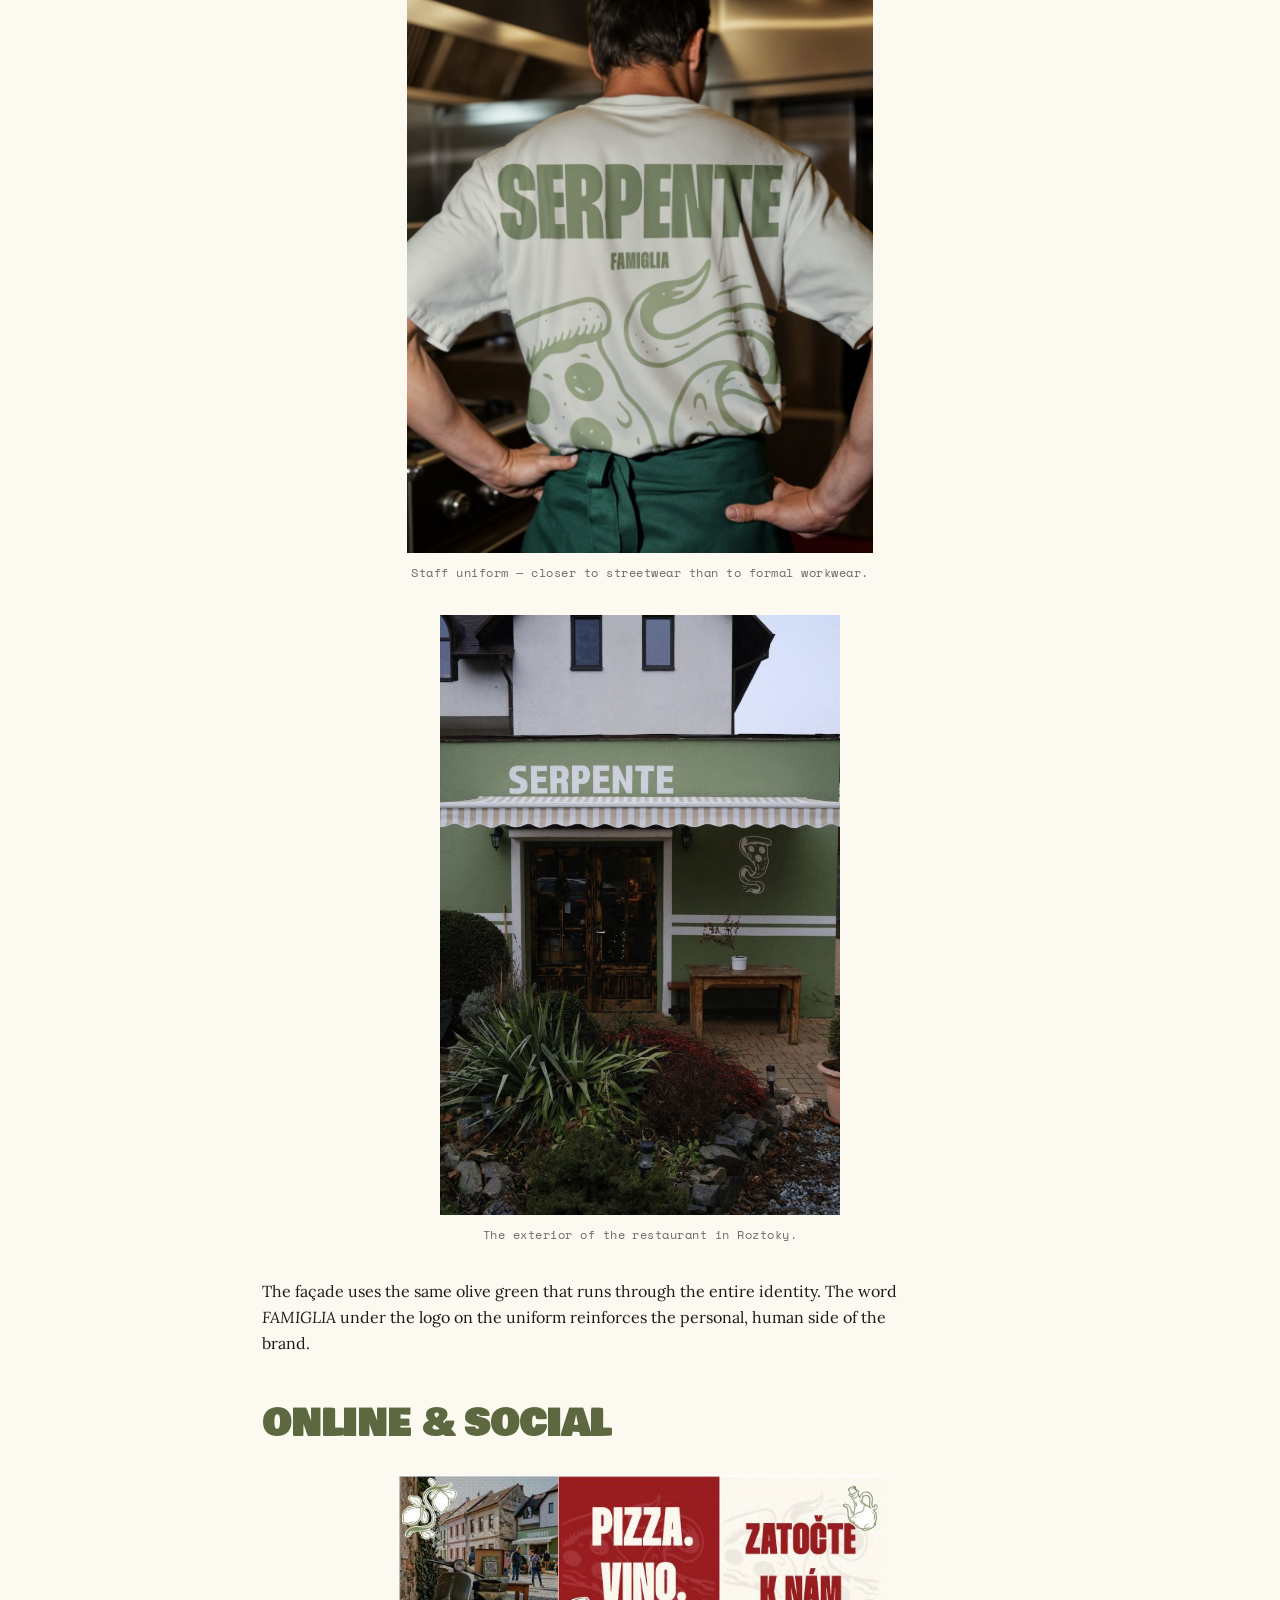
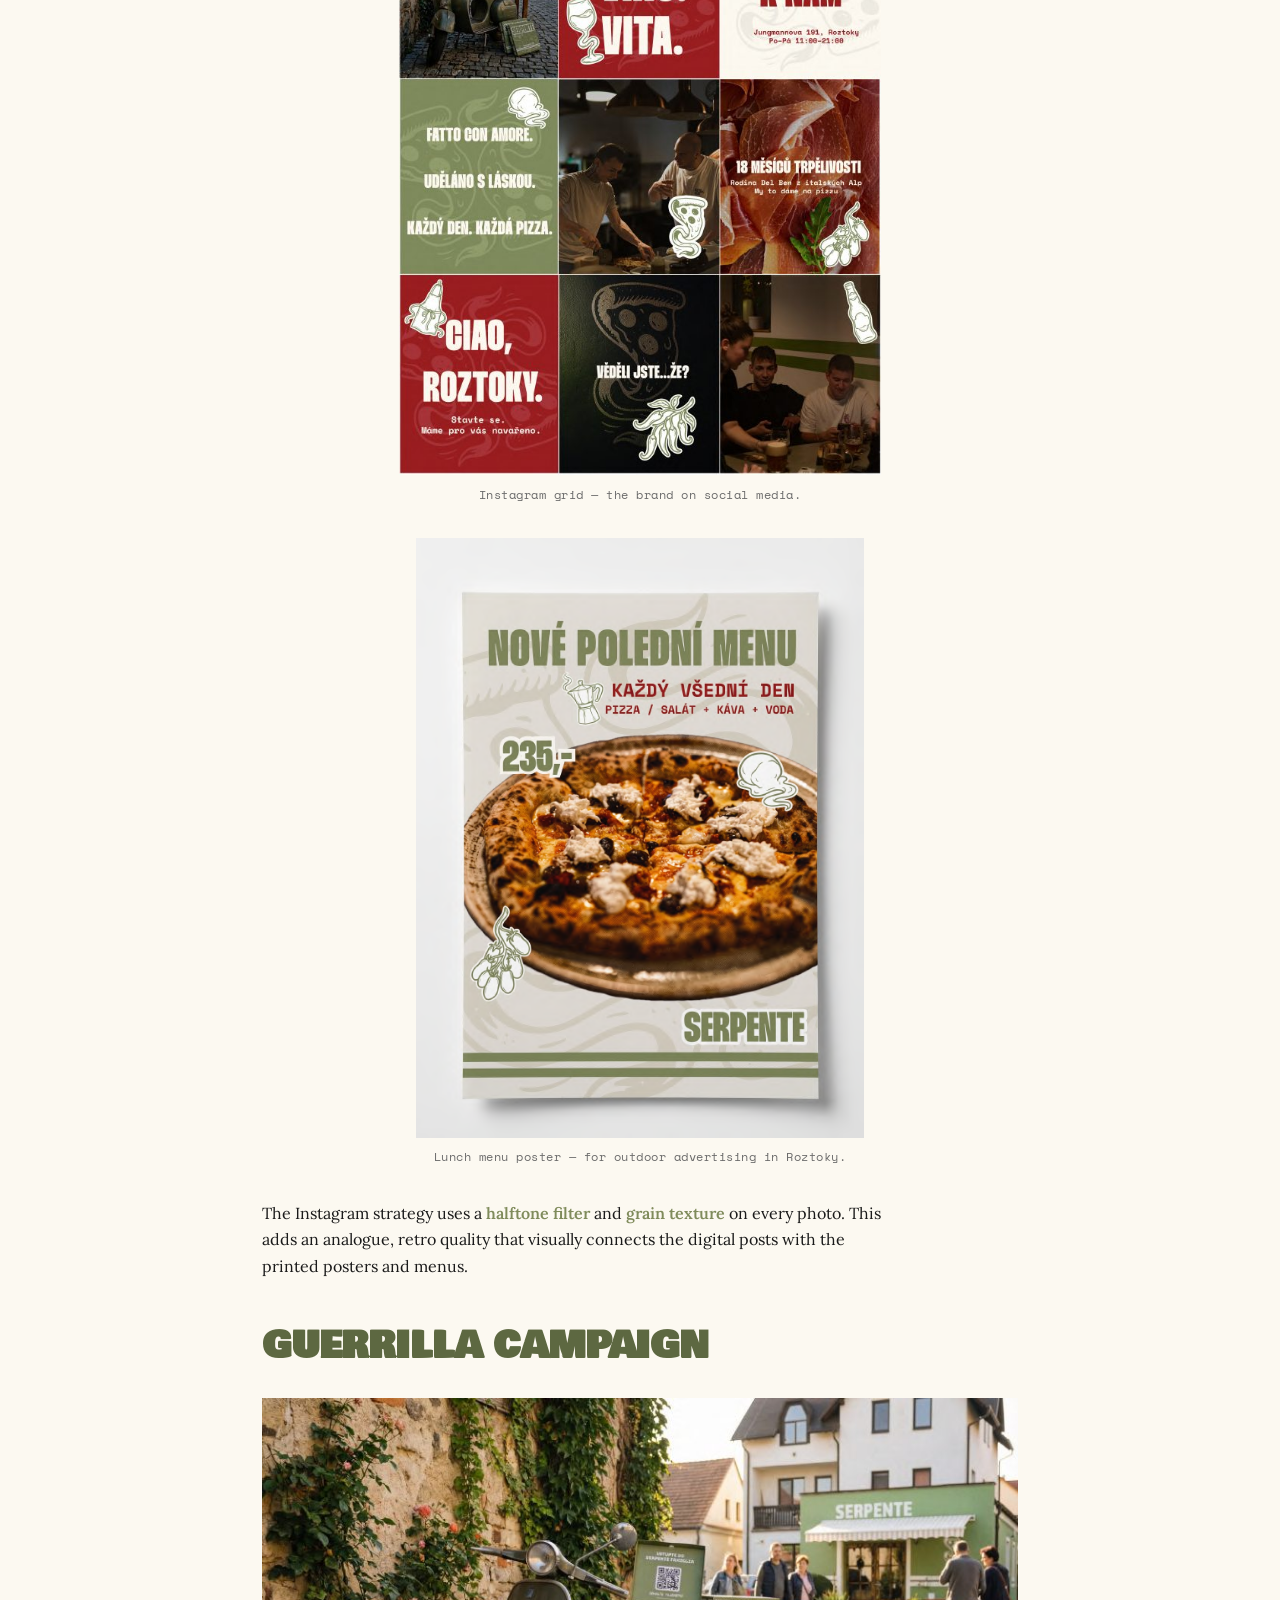
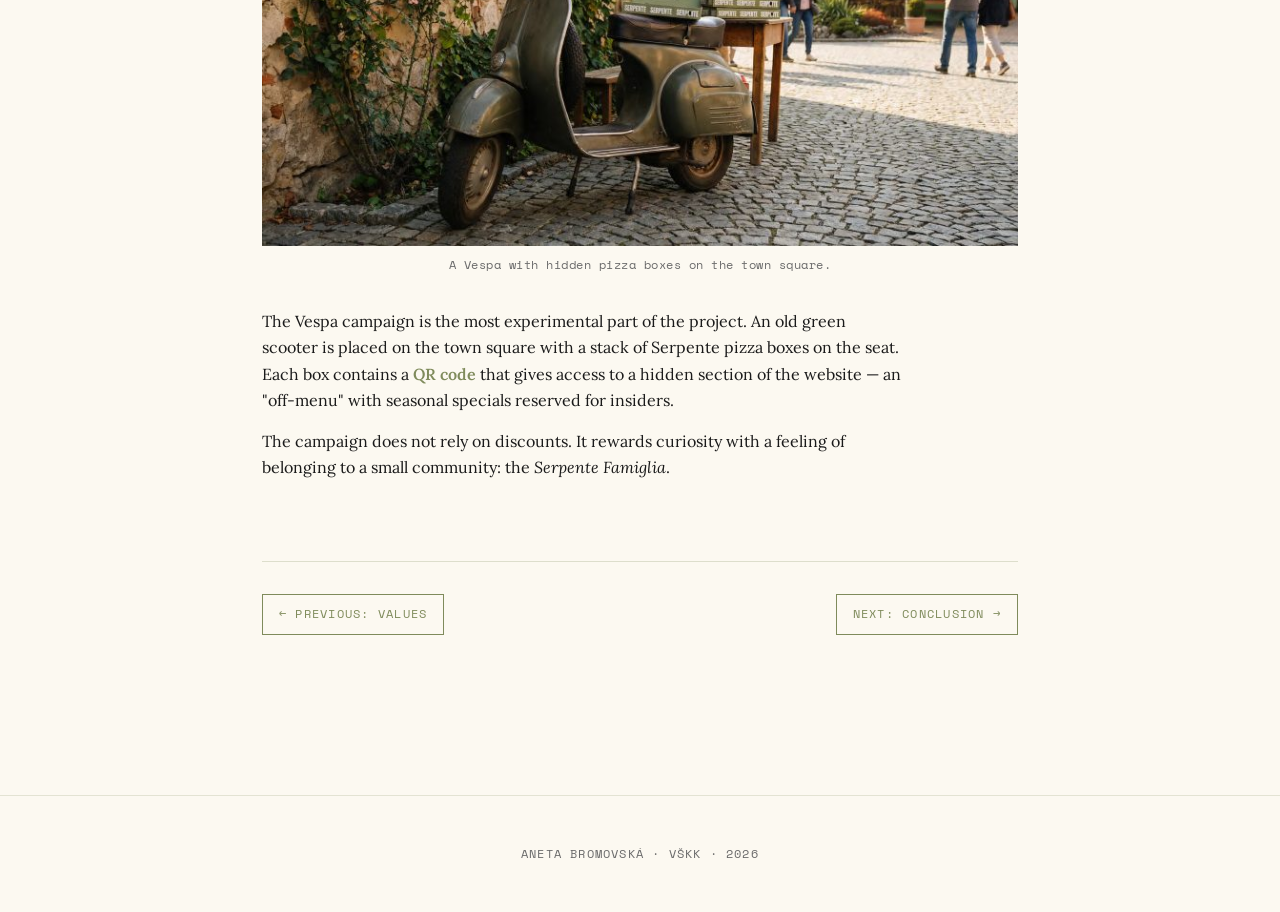
<file: anet_aj/identity.html>
<!DOCTYPE html>
<html lang="en">
<head>
<meta charset="UTF-8">
<meta name="viewport" content="width=device-width, initial-scale=1.0">
<title>Visual identity — Serpente · Aneta Bromovská</title>
<link rel="preconnect" href="https://fonts.googleapis.com">
<link rel="preconnect" href="https://fonts.gstatic.com" crossorigin>
<link href="https://fonts.googleapis.com/css2?family=Bowlby+One&family=Space+Mono:ital,wght@0,400;0,700&family=Lora:ital,wght@0,400;0,500;1,400&display=swap" rel="stylesheet">
<link rel="stylesheet" href="style.css">
</head>
<body>

<nav class="top-nav">
  <a href="./" class="nav-back">← Serpente</a>
  <a href="./" class="nav-brand">Serpente</a>
  <span style="opacity:0.5;">04 / 05</span>
</nav>

<main class="page">

  <span class="page-label">04 · Visual identity</span>
  <h1 class="page-title">The full<br>visual system.</h1>

  <p class="lead">From the logo on a sticker to the façade of the building, every visual element follows the same rules. Here is the complete system.</p>

  <!-- ===== LOGO ===== -->
  <h2 class="section-title">Logo</h2>

  <figure class="no-bg">
    <img src="images/01-logo-variants.png" alt="Three Serpente logo variants in olive green: full logo with arched text, symbol only, and wordmark.">
    <figcaption>Logo variants — full lockup, symbol only, and wordmark.</figcaption>
  </figure>

  <p>The logo combines a <strong>slice of pizza</strong> with a <strong>wavy tail</strong>. The same curve refers to three things at once: the motion of pizza dough, a stream of olive oil, and the winding road of Roztoky.</p>

  <h3 class="sub-title">Three reasons for this design</h3>

  <div class="reasons">
    <div class="reason">
      <div class="reason-num">REASON 01</div>
      <div class="reason-title">It avoids the obvious</div>
      <p>The first idea — a literal snake — was rejected. A snake would look generic and feel disconnected from Italian food.</p>
    </div>
    <div class="reason">
      <div class="reason-num">REASON 02</div>
      <div class="reason-title">It tells a local story</div>
      <p>The curve at the bottom of the slice is a quiet reference to the road of Roztoky. The brand is tied to a real place.</p>
    </div>
    <div class="reason">
      <div class="reason-num">REASON 03</div>
      <div class="reason-title">It works in any size</div>
      <p>The simple silhouette stays readable on a pizza box, a business card, a stamp, or a large façade sign.</p>
    </div>
  </div>

  <p>The logo comes in three variants: the full lockup (text + symbol), the symbol on its own, and the wordmark in the Thunder typeface. This gives flexibility across formats and applications.</p>

  <!-- ===== COLOUR ===== -->
  <h2 class="section-title">Colour palette</h2>

  <div class="palette">
    <div class="swatch s1"><span class="swatch-label">Primary</span><span>#7f8b5b<br>Olive</span></div>
    <div class="swatch s2"><span class="swatch-label">Primary</span><span>#fcf9f1<br>Off-white</span></div>
    <div class="swatch s3"><span class="swatch-label">Accent</span><span>#9a1d1e<br>Wine red</span></div>
    <div class="swatch s4"><span class="swatch-label">Secondary</span><span>#a2ad7b<br>Light olive</span></div>
    <div class="swatch s5"><span class="swatch-label">Secondary</span><span>#e4dfd7<br>Cream</span></div>
    <div class="swatch s6"><span class="swatch-label">Secondary</span><span>#af474c<br>Soft wine</span></div>
  </div>

  <p>Most pizzerias in the Czech market use red, yellow, or the colours of the Italian flag. Warm colours stimulate appetite — but they also make every place look the same. I chose <strong>dark olive green</strong> as the primary colour for three reasons connected directly to the restaurant.</p>

  <h3 class="sub-title">Why olive green</h3>

  <div class="reasons">
    <div class="reason">
      <div class="reason-num">REASON 01</div>
      <div class="reason-title">The oven</div>
      <p>Inside the restaurant stands a large green pizza oven. It is the first object guests see. The logo colour matches this real object in the space.</p>
    </div>
    <div class="reason">
      <div class="reason-num">REASON 02</div>
      <div class="reason-title">The road</div>
      <p>The serpentine road in Roztoky is surrounded by forest. Olive green visually links the brand to the local landscape.</p>
    </div>
    <div class="reason">
      <div class="reason-num">REASON 03</div>
      <div class="reason-title">The olive tree</div>
      <p>Olive oil is on every pizza. The colour references the Mediterranean origin of the ingredients.</p>
    </div>
  </div>

  <p>The wine-red accent is used in smaller doses — for menu categories, loyalty cards, and key messages. It adds emotion without dominating the system.</p>

  <!-- ===== TYPOGRAPHY ===== -->
  <h2 class="section-title">Typography</h2>

  <div class="font-sample thunder">Thunder<br>Extra Bold</div>
  <p class="font-meta">Display · Logo, posters, headlines</p>

  <p>Thunder is a tall, narrow, high-contrast display font. Its vertical energy refers directly to Italian poster and film design of the 1960s — the visual world of Fellini's <em>La Dolce Vita</em>. It carries the brand's emotional voice.</p>

  <div class="font-sample mono">Margherita ............. 285<br>San&nbsp;Daniele ............ 320<br>Nduja e&nbsp;Melanzane ..... 295</div>
  <p class="font-meta">Space Mono · Menu, prices, technical details</p>

  <p>Space Mono is a monospaced font that looks like a printed receipt or a delivery note from a small family farm. It introduces a human, slightly raw quality that supports the value of honest, craft-based cooking.</p>

  <p>The two fonts work together as a clear hierarchy: <strong>Thunder</strong> carries emotion and identity, <strong>Space Mono</strong> handles function and clarity.</p>

  <!-- ===== ICONS ===== -->
  <h2 class="section-title">Iconography</h2>

  <figure class="no-bg">
    <img src="images/03-icons.jpg" alt="A set of hand-drawn olive-green icons: wine glass, lemons, tomato vine, olive oil bottle, pizza paddle, corkscrew, pizza slice, apron, moka pot, beer bottle, chili peppers, and squid.">
    <figcaption>Icon set used across menus, packaging, and social media.</figcaption>
  </figure>

  <p>The icon set adds a playful, hand-drawn layer to the identity. Each icon shows an ingredient or a kitchen tool, and every shape includes a small <strong>wavy line</strong> — the same curve that appears in the logo. This detail visually connects every illustration back to the central idea of the brand.</p>

  <!-- ===== PACKAGING ===== -->
  <h2 class="section-title">Packaging</h2>

  <p>The packaging works as a mobile advertisement. Every box and bag that leaves the restaurant carries the brand into the streets of Roztoky.</p>

  <figure>
    <img src="images/05-pizza-box.png" alt="Stacked olive-green pizza boxes with the white Serpente logo and BUON APPETITO printed on the lid.">
    <figcaption>Pizza box — olive green with the Thunder wordmark.</figcaption>
  </figure>

  <figure>
    <img src="images/06-paper-bag.png" alt="Olive-green paper takeaway bag with the Serpente logo and the message Uvnitř je Itálie.">
    <figcaption>Takeaway bag — uses the wavy pattern from the icon set.</figcaption>
  </figure>

  <figure>
    <img src="images/07-coffee-cup.png" alt="Olive-green paper coffee cup decorated with the wavy pizza illustration.">
    <figcaption>Coffee cup — completes the packaging family.</figcaption>
  </figure>

  <p>All three pieces share the same olive base, the same wavy illustration, and the same off-white horizontal lines. This consistency turns the packaging into a clearly recognisable system, not a set of separate items.</p>

  <!-- ===== PRINT ===== -->
  <h2 class="section-title">Print materials</h2>

  <figure>
    <img src="images/11-menu-cover.png" alt="Two menu covers — one with the word MENU in large white type, the other with BUON APPETITO and the Serpente symbol.">
    <figcaption>Menu cover and back.</figcaption>
  </figure>

  <figure>
    <img src="images/12-menu-inside.png" alt="Inside spread of the menu — cream pages with Space Mono typography and olive icons.">
    <figcaption>Menu interior — Space Mono on cream paper.</figcaption>
  </figure>

  <figure>
    <img src="images/08-business-cards.png" alt="Two business cards — wordmark on one side, contact details on the other.">
    <figcaption>Business cards — minimalist and clearly branded.</figcaption>
  </figure>

  <figure>
    <img src="images/09-loyalty-card.png" alt="Wine-red loyalty card with SERPENTE wordmark and a stamp grid with pizza symbols.">
    <figcaption>Loyalty card — eight pizza stamps unlock a free glass of wine.</figcaption>
  </figure>

  <!-- ===== SPACE ===== -->
  <h2 class="section-title">Space &amp; people</h2>

  <figure>
    <img src="images/10-uniform.jpg" alt="Staff member wearing an off-white T-shirt with the SERPENTE FAMIGLIA logo and a green apron.">
    <figcaption>Staff uniform — closer to streetwear than to formal workwear.</figcaption>
  </figure>

  <figure>
    <img src="images/13-exterior.jpg" alt="The exterior of Serpente — green façade with a white SERPENTE sign and a striped awning.">
    <figcaption>The exterior of the restaurant in Roztoky.</figcaption>
  </figure>

  <p>The façade uses the same olive green that runs through the entire identity. The word <em>FAMIGLIA</em> under the logo on the uniform reinforces the personal, human side of the brand.</p>

  <!-- ===== ONLINE ===== -->
  <h2 class="section-title">Online &amp; social</h2>

  <figure>
    <img src="images/15-instagram-grid.jpg" alt="Instagram grid for Serpente — nine square posts mixing photography, illustration, and bold typography.">
    <figcaption>Instagram grid — the brand on social media.</figcaption>
  </figure>

  <figure>
    <img src="images/16-poster.png" alt="Poster for the new lunch menu — pizza photograph, prices in Thunder typeface, illustrated icons.">
    <figcaption>Lunch menu poster — for outdoor advertising in Roztoky.</figcaption>
  </figure>

  <p>The Instagram strategy uses a <strong>halftone filter</strong> and <strong>grain texture</strong> on every photo. This adds an analogue, retro quality that visually connects the digital posts with the printed posters and menus.</p>

  <!-- ===== GUERRILLA ===== -->
  <h2 class="section-title">Guerrilla campaign</h2>

  <figure>
    <img src="images/14-vespa-guerilla.jpg" alt="An old green Vespa parked on the cobbled square in Roztoky with a stack of Serpente pizza boxes on the seat.">
    <figcaption>A Vespa with hidden pizza boxes on the town square.</figcaption>
  </figure>

  <p>The Vespa campaign is the most experimental part of the project. An old green scooter is placed on the town square with a stack of Serpente pizza boxes on the seat. Each box contains a <strong>QR code</strong> that gives access to a hidden section of the website — an "off-menu" with seasonal specials reserved for insiders.</p>

  <p>The campaign does not rely on discounts. It rewards curiosity with a feeling of belonging to a small community: the <em>Serpente Famiglia</em>.</p>

  <div class="page-nav">
    <a href="values.html">← Previous: Values</a>
    <a href="conclusion.html">Next: Conclusion →</a>
  </div>
</main>

<footer class="footer">
  ANETA BROMOVSKÁ · VŠKK · 2026
</footer>

</body>
</html>
</file>
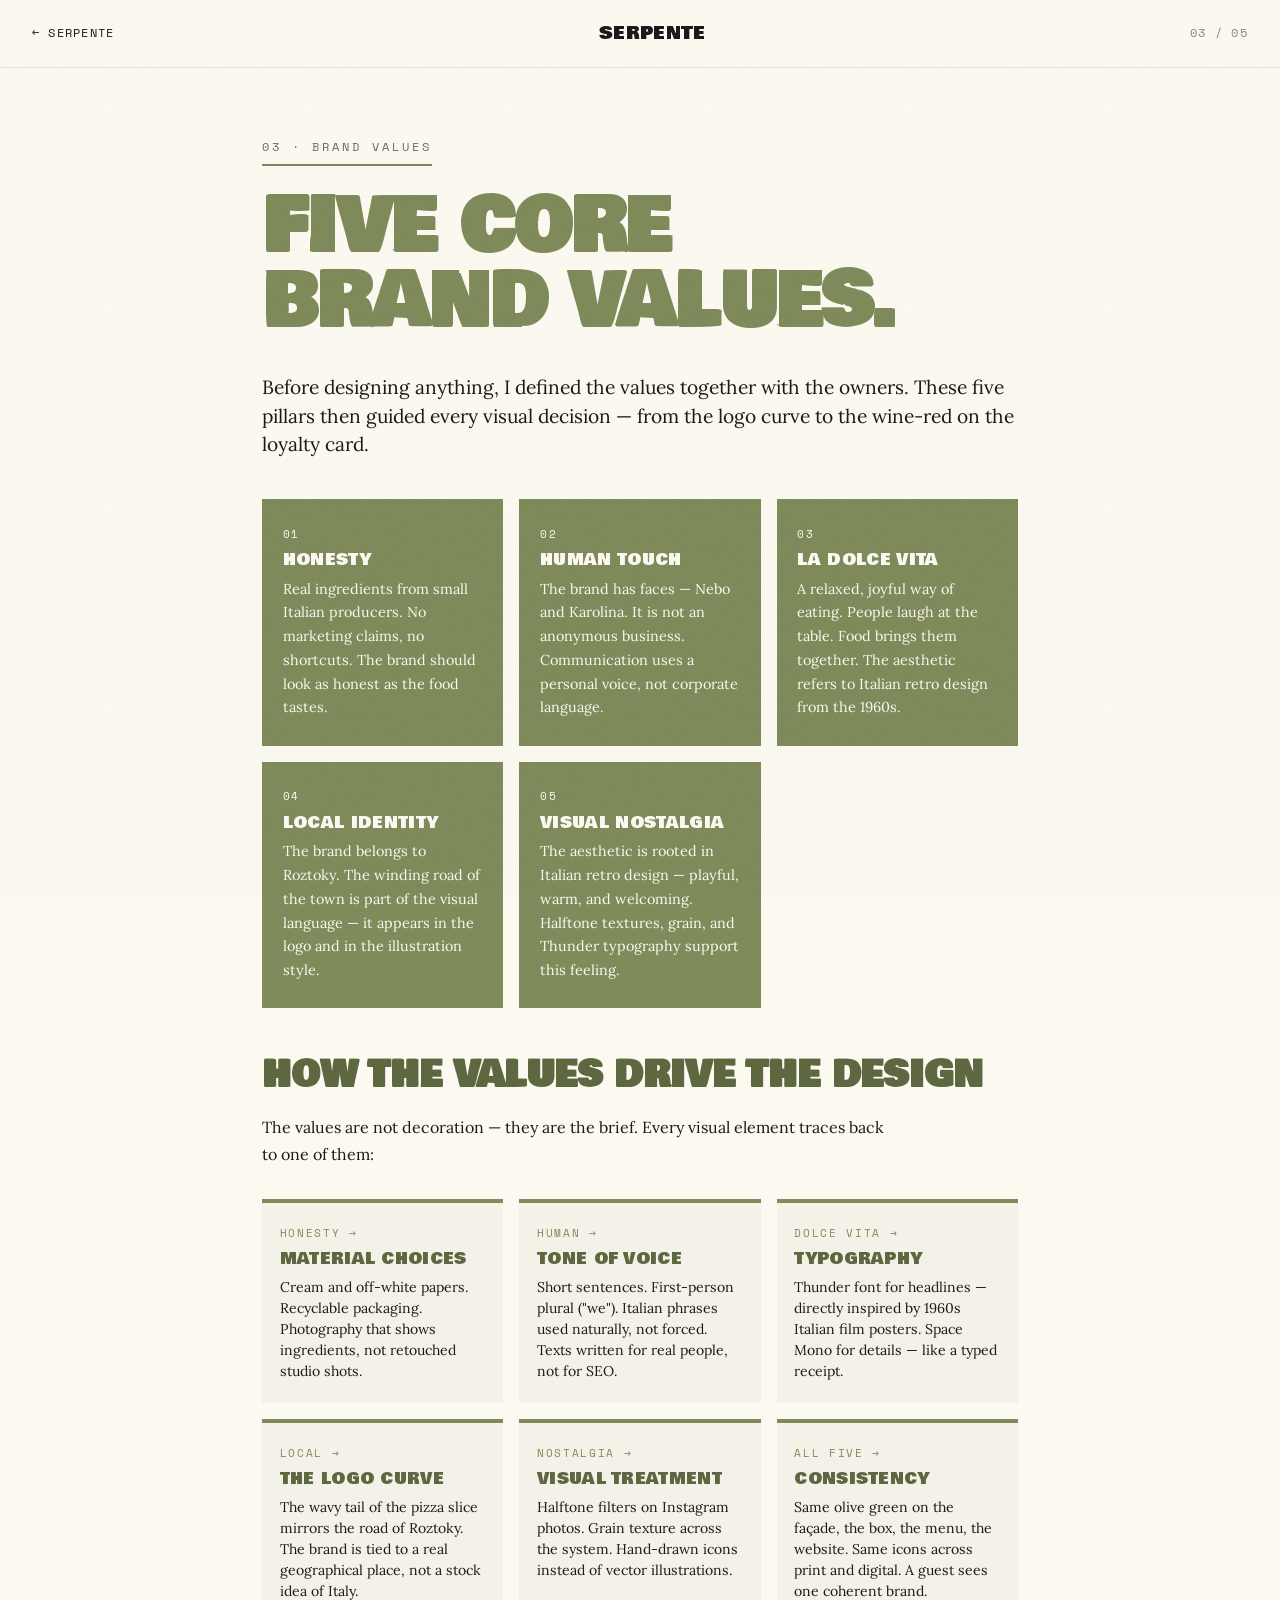
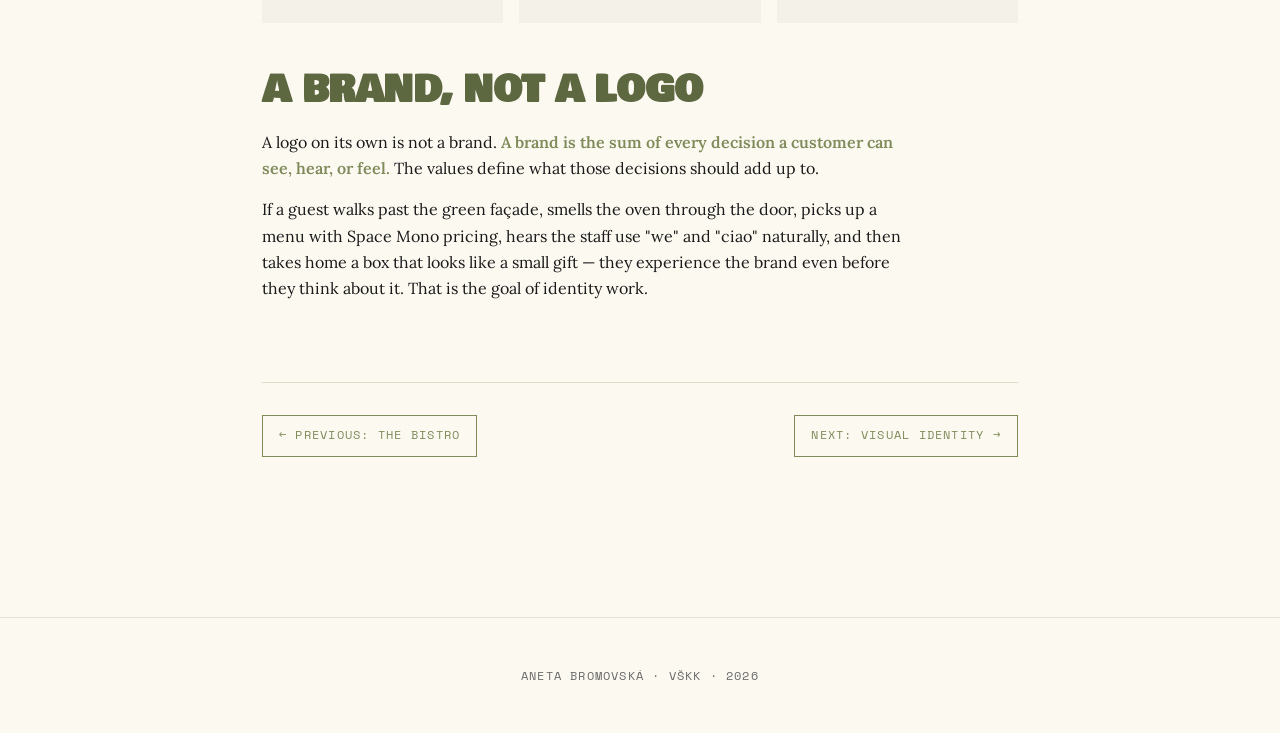
<file: anet_aj/values.html>
<!DOCTYPE html>
<html lang="en">
<head>
<meta charset="UTF-8">
<meta name="viewport" content="width=device-width, initial-scale=1.0">
<title>Brand values — Serpente · Aneta Bromovská</title>
<link rel="preconnect" href="https://fonts.googleapis.com">
<link rel="preconnect" href="https://fonts.gstatic.com" crossorigin>
<link href="https://fonts.googleapis.com/css2?family=Bowlby+One&family=Space+Mono:ital,wght@0,400;0,700&family=Lora:ital,wght@0,400;0,500;1,400&display=swap" rel="stylesheet">
<link rel="stylesheet" href="style.css">
</head>
<body>

<nav class="top-nav">
  <a href="./" class="nav-back">← Serpente</a>
  <a href="./" class="nav-brand">Serpente</a>
  <span style="opacity:0.5;">03 / 05</span>
</nav>

<main class="page">

  <span class="page-label">03 · Brand values</span>
  <h1 class="page-title">Five core<br>brand values.</h1>

  <p class="lead">Before designing anything, I defined the values together with the owners. These five pillars then guided every visual decision — from the logo curve to the wine-red on the loyalty card.</p>

  <div class="values-grid">
    <div class="value-card">
      <div class="reason-num">01</div>
      <div class="reason-title">Honesty</div>
      <p>Real ingredients from small Italian producers. No marketing claims, no shortcuts. The brand should look as honest as the food tastes.</p>
    </div>
    <div class="value-card">
      <div class="reason-num">02</div>
      <div class="reason-title">Human touch</div>
      <p>The brand has faces — Nebo and Karolína. It is not an anonymous business. Communication uses a personal voice, not corporate language.</p>
    </div>
    <div class="value-card">
      <div class="reason-num">03</div>
      <div class="reason-title">La Dolce Vita</div>
      <p>A relaxed, joyful way of eating. People laugh at the table. Food brings them together. The aesthetic refers to Italian retro design from the 1960s.</p>
    </div>
    <div class="value-card">
      <div class="reason-num">04</div>
      <div class="reason-title">Local identity</div>
      <p>The brand belongs to Roztoky. The winding road of the town is part of the visual language — it appears in the logo and in the illustration style.</p>
    </div>
    <div class="value-card">
      <div class="reason-num">05</div>
      <div class="reason-title">Visual nostalgia</div>
      <p>The aesthetic is rooted in Italian retro design — playful, warm, and welcoming. Halftone textures, grain, and Thunder typography support this feeling.</p>
    </div>
  </div>

  <h2 class="section-title">How the values drive the design</h2>

  <p>The values are not decoration — they are the brief. Every visual element traces back to one of them:</p>

  <div class="reasons">
    <div class="reason">
      <div class="reason-num">HONESTY →</div>
      <div class="reason-title">Material choices</div>
      <p>Cream and off-white papers. Recyclable packaging. Photography that shows ingredients, not retouched studio shots.</p>
    </div>
    <div class="reason">
      <div class="reason-num">HUMAN →</div>
      <div class="reason-title">Tone of voice</div>
      <p>Short sentences. First-person plural ("we"). Italian phrases used naturally, not forced. Texts written for real people, not for SEO.</p>
    </div>
    <div class="reason">
      <div class="reason-num">DOLCE VITA →</div>
      <div class="reason-title">Typography</div>
      <p>Thunder font for headlines — directly inspired by 1960s Italian film posters. Space Mono for details — like a typed receipt.</p>
    </div>
    <div class="reason">
      <div class="reason-num">LOCAL →</div>
      <div class="reason-title">The logo curve</div>
      <p>The wavy tail of the pizza slice mirrors the road of Roztoky. The brand is tied to a real geographical place, not a stock idea of Italy.</p>
    </div>
    <div class="reason">
      <div class="reason-num">NOSTALGIA →</div>
      <div class="reason-title">Visual treatment</div>
      <p>Halftone filters on Instagram photos. Grain texture across the system. Hand-drawn icons instead of vector illustrations.</p>
    </div>
    <div class="reason">
      <div class="reason-num">ALL FIVE →</div>
      <div class="reason-title">Consistency</div>
      <p>Same olive green on the façade, the box, the menu, the website. Same icons across print and digital. A guest sees one coherent brand.</p>
    </div>
  </div>

  <h2 class="section-title">A brand, not a logo</h2>

  <p>A logo on its own is not a brand. <strong>A brand is the sum of every decision a customer can see, hear, or feel.</strong> The values define what those decisions should add up to.</p>

  <p>If a guest walks past the green façade, smells the oven through the door, picks up a menu with Space Mono pricing, hears the staff use "we" and "ciao" naturally, and then takes home a box that looks like a small gift — they experience the brand even before they think about it. That is the goal of identity work.</p>

  <div class="page-nav">
    <a href="about-serpente.html">← Previous: The bistro</a>
    <a href="identity.html">Next: Visual identity →</a>
  </div>
</main>

<footer class="footer">
  ANETA BROMOVSKÁ · VŠKK · 2026
</footer>

</body>
</html>
</file>
<file: anet_aj/style.css>
/* ===========================
   SERPENTE — Shared styles
   =========================== */

:root {
  --olive: #7f8b5b;
  --olive-light: #a2ad7b;
  --olive-dark: #5d6841;
  --offwhite: #fcf9f1;
  --cream: #e4dfd7;
  --wine: #9a1d1e;
  --wine-soft: #af474c;
  --ink: #1a1a1a;
  --muted: #6b6b6b;
}

* { box-sizing: border-box; margin: 0; padding: 0; }

html { scroll-behavior: smooth; }

body {
  font-family: 'Lora', Georgia, serif;
  background: var(--offwhite);
  color: var(--ink);
  line-height: 1.65;
  overflow-x: hidden;
  -webkit-font-smoothing: antialiased;
}

/* Grain overlay across all pages */
body::before {
  content: '';
  position: fixed;
  inset: 0;
  background-image: url("data:image/svg+xml,%3Csvg xmlns='http://www.w3.org/2000/svg' width='200' height='200'%3E%3Cfilter id='n'%3E%3CfeTurbulence type='fractalNoise' baseFrequency='0.85' numOctaves='2' /%3E%3C/filter%3E%3Crect width='100%25' height='100%25' filter='url(%23n)' opacity='0.35'/%3E%3C/svg%3E");
  opacity: 0.1;
  pointer-events: none;
  z-index: 9999;
  mix-blend-mode: multiply;
}

/* ===== TOP NAVIGATION ===== */
.top-nav {
  position: sticky;
  top: 0;
  width: 100%;
  padding: 1.2rem 2rem;
  background: var(--offwhite);
  border-bottom: 1px solid rgba(127, 139, 91, 0.2);
  display: flex;
  justify-content: space-between;
  align-items: center;
  z-index: 100;
  font-family: 'Space Mono', monospace;
  font-size: 0.78rem;
  letter-spacing: 0.1em;
}

.top-nav a {
  color: var(--ink);
  text-decoration: none;
  text-transform: uppercase;
}

.top-nav a:hover { color: var(--olive); }

.nav-brand {
  font-family: 'Bowlby One', sans-serif;
  font-size: 1.1rem;
  color: var(--olive);
  letter-spacing: 0.02em;
  text-transform: uppercase;
}

.nav-back {
  display: inline-flex;
  align-items: center;
  gap: 0.4rem;
}

/* ===== PAGE CONTAINER ===== */
.page {
  max-width: 820px;
  margin: 0 auto;
  padding: 4rem 2rem 6rem;
  position: relative;
  z-index: 2;
}

.page-label {
  font-family: 'Space Mono', monospace;
  font-size: 0.75rem;
  letter-spacing: 0.25em;
  text-transform: uppercase;
  color: var(--muted);
  margin-bottom: 1.5rem;
  display: inline-block;
  padding-bottom: 0.4rem;
  border-bottom: 2px solid var(--olive);
}

/* ===== TYPOGRAPHY ===== */
h1.page-title {
  font-family: 'Bowlby One', sans-serif;
  font-size: clamp(2.5rem, 6vw, 4.5rem);
  line-height: 1.05;
  color: var(--olive);
  text-transform: uppercase;
  letter-spacing: -0.01em;
  margin-bottom: 2rem;
}

h2.section-title {
  font-family: 'Bowlby One', sans-serif;
  font-size: clamp(1.6rem, 3vw, 2.2rem);
  line-height: 1.1;
  color: var(--olive-dark);
  text-transform: uppercase;
  letter-spacing: -0.005em;
  margin: 3rem 0 1.2rem;
}

h3.sub-title {
  font-family: 'Bowlby One', sans-serif;
  font-size: clamp(1.05rem, 1.5vw, 1.25rem);
  text-transform: uppercase;
  letter-spacing: 0.04em;
  color: var(--olive-dark);
  margin: 2rem 0 0.6rem;
}

p {
  font-size: clamp(1rem, 1.2vw, 1.1rem);
  margin: 0.9rem 0;
  max-width: 64ch;
}

p.lead {
  font-size: clamp(1.15rem, 1.5vw, 1.32rem);
  line-height: 1.5;
  margin-bottom: 1.5rem;
}

blockquote {
  font-family: 'Lora', serif;
  font-style: italic;
  font-size: clamp(1.2rem, 1.8vw, 1.45rem);
  line-height: 1.4;
  color: var(--olive-dark);
  border-left: 4px solid var(--olive);
  padding: 0.5rem 0 0.5rem 1.5rem;
  margin: 1.8rem 0;
  max-width: 40ch;
}

strong { color: var(--olive); font-weight: 600; }
em { font-style: italic; }
a { color: var(--olive); }
a:hover { color: var(--olive-dark); }

/* ===== IMAGES ===== */
figure {
  margin: 2rem 0;
  width: 100%;
}

figure img {
  display: block;
  width: 100%;
  height: auto;
  max-height: 600px;
  object-fit: contain;
  background: var(--offwhite);
}

figcaption {
  font-family: 'Space Mono', monospace;
  font-size: 0.78rem;
  color: var(--muted);
  margin-top: 0.6rem;
  text-align: center;
  letter-spacing: 0.04em;
}

figure.no-bg img { background: transparent; }

/* ===== HOME — TILES ===== */
.home-hero {
  text-align: left;
  padding: 6rem 2rem 3rem;
  max-width: 1100px;
  margin: 0 auto;
}

.home-hero h1 {
  font-family: 'Bowlby One', sans-serif;
  font-size: clamp(4rem, 12vw, 9rem);
  line-height: 1;
  color: var(--olive);
  text-transform: uppercase;
  letter-spacing: -0.02em;
  margin: 1rem 0;
}

.home-hero p.lead {
  font-style: italic;
  max-width: 36ch;
}

.tiles {
  display: grid;
  grid-template-columns: repeat(auto-fit, minmax(280px, 1fr));
  gap: 1rem;
  max-width: 1100px;
  margin: 2rem auto 6rem;
  padding: 0 2rem;
}

.tile {
  background: var(--offwhite);
  border: 1px solid rgba(127, 139, 91, 0.3);
  padding: 2rem 1.6rem;
  text-decoration: none;
  color: var(--ink);
  display: flex;
  flex-direction: column;
  gap: 0.6rem;
  transition: transform 0.18s ease, background 0.18s ease, border-color 0.18s ease;
}

.tile:hover {
  background: var(--cream);
  border-color: var(--olive);
  transform: translateY(-3px);
}

.tile-num {
  font-family: 'Space Mono', monospace;
  font-size: 0.72rem;
  letter-spacing: 0.18em;
  color: var(--olive);
  margin-bottom: 0.4rem;
}

.tile-title {
  font-family: 'Bowlby One', sans-serif;
  font-size: 1.5rem;
  text-transform: uppercase;
  color: var(--olive-dark);
  line-height: 1.05;
}

.tile-desc {
  font-size: 0.95rem;
  line-height: 1.5;
  color: var(--ink);
  margin: 0.4rem 0 0;
}

.tile-arrow {
  font-family: 'Space Mono', monospace;
  font-size: 0.8rem;
  margin-top: 1rem;
  color: var(--olive);
  letter-spacing: 0.1em;
}

/* ===== REASONS / CARDS GRID ===== */
.reasons {
  display: grid;
  grid-template-columns: repeat(3, 1fr);
  gap: 1rem;
  margin: 2rem 0 1rem;
}

.reason {
  background: rgba(127, 139, 91, 0.06);
  padding: 1.3rem 1.1rem;
  border-top: 4px solid var(--olive);
}

.reason-num {
  font-family: 'Space Mono', monospace;
  font-size: 0.7rem;
  color: var(--olive);
  letter-spacing: 0.15em;
  margin-bottom: 0.5rem;
}

.reason-title {
  font-family: 'Bowlby One', sans-serif;
  font-size: 1rem;
  text-transform: uppercase;
  color: var(--olive-dark);
  margin-bottom: 0.5rem;
  letter-spacing: 0.02em;
  line-height: 1.15;
}

.reason p {
  font-size: 0.88rem;
  margin: 0;
  line-height: 1.5;
}

@media (max-width: 720px) {
  .reasons { grid-template-columns: 1fr; }
}

/* ===== OWNER CARDS ===== */
.owners-grid {
  display: grid;
  grid-template-columns: 1fr 1fr;
  gap: 1.6rem;
  margin: 2rem 0;
}

.owner-card {
  background: rgba(127, 139, 91, 0.06);
  padding: 1.4rem;
  border-left: 4px solid var(--olive);
}

.owner-name {
  font-family: 'Bowlby One', sans-serif;
  font-size: 1.3rem;
  text-transform: uppercase;
  color: var(--olive);
  margin-bottom: 0.4rem;
  letter-spacing: 0.02em;
}

.owner-role {
  font-family: 'Space Mono', monospace;
  font-size: 0.7rem;
  text-transform: uppercase;
  letter-spacing: 0.15em;
  color: var(--muted);
  margin-bottom: 0.8rem;
}

.owner-card p {
  font-size: 0.92rem;
  margin: 0.5rem 0 0;
  line-height: 1.55;
}

@media (max-width: 720px) {
  .owners-grid { grid-template-columns: 1fr; gap: 1rem; }
}

/* ===== VALUES GRID (5 pillars) ===== */
.values-grid {
  display: grid;
  grid-template-columns: repeat(auto-fit, minmax(220px, 1fr));
  gap: 1rem;
  margin: 2.5rem 0;
}

.value-card {
  background: var(--olive);
  color: var(--offwhite);
  padding: 1.6rem 1.3rem;
}

.value-card .reason-num,
.value-card .reason-title { color: var(--offwhite); }

.value-card p {
  color: var(--offwhite);
  font-size: 0.9rem;
  margin: 0.4rem 0 0;
}

/* ===== COLOUR PALETTE ===== */
.palette {
  display: grid;
  grid-template-columns: repeat(3, 1fr);
  gap: 0.4rem;
  margin: 1.5rem 0 2rem;
}
.swatch {
  aspect-ratio: 5 / 3;
  display: flex;
  flex-direction: column;
  justify-content: space-between;
  padding: 0.8rem;
  font-family: 'Space Mono', monospace;
  font-size: 0.7rem;
  color: var(--offwhite);
  line-height: 1.3;
}
.swatch-label {
  font-size: 0.62rem;
  opacity: 0.8;
  letter-spacing: 0.1em;
  text-transform: uppercase;
}
.swatch.s1 { background: var(--olive); }
.swatch.s2 { background: var(--offwhite); color: var(--olive-dark); border: 1px solid var(--olive); }
.swatch.s3 { background: var(--wine); }
.swatch.s4 { background: var(--olive-light); }
.swatch.s5 { background: var(--cream); color: var(--olive-dark); border: 1px solid var(--olive); }
.swatch.s6 { background: var(--wine-soft); }

/* ===== FONT SAMPLES ===== */
.font-sample {
  padding: 1.2rem 1.5rem;
  margin: 1rem 0 0.4rem;
  background: rgba(127, 139, 91, 0.06);
  border-left: 4px solid var(--olive);
}
.font-sample.thunder {
  font-family: 'Bowlby One', sans-serif;
  font-size: 2.2rem;
  text-transform: uppercase;
  line-height: 1;
  color: var(--olive);
}
.font-sample.mono {
  font-family: 'Space Mono', monospace;
  font-size: 0.95rem;
  color: var(--ink);
  line-height: 1.7;
}
.font-meta {
  font-family: 'Space Mono', monospace;
  font-size: 0.7rem;
  text-transform: uppercase;
  letter-spacing: 0.18em;
  color: var(--muted);
  margin: 0 0 1.5rem;
}

/* ===== PAGE NAVIGATION (prev/next) ===== */
.page-nav {
  display: flex;
  justify-content: space-between;
  gap: 1rem;
  margin-top: 5rem;
  padding-top: 2rem;
  border-top: 1px solid rgba(127, 139, 91, 0.25);
}

.page-nav a {
  font-family: 'Space Mono', monospace;
  font-size: 0.78rem;
  text-transform: uppercase;
  letter-spacing: 0.1em;
  text-decoration: none;
  color: var(--olive);
  padding: 0.6rem 1rem;
  border: 1px solid var(--olive);
  background: transparent;
  transition: background 0.18s ease, color 0.18s ease;
}

.page-nav a:hover {
  background: var(--olive);
  color: var(--offwhite);
}

.page-nav a.disabled {
  opacity: 0.3;
  pointer-events: none;
}

/* ===== FOOTER ===== */
.footer {
  text-align: center;
  padding: 3rem 2rem;
  font-family: 'Space Mono', monospace;
  font-size: 0.75rem;
  color: var(--muted);
  letter-spacing: 0.1em;
  border-top: 1px solid rgba(127, 139, 91, 0.2);
  margin-top: 4rem;
}

/* ===== MOBILE ===== */
@media (max-width: 600px) {
  .top-nav { padding: 1rem 1.2rem; font-size: 0.7rem; }
  .nav-brand { font-size: 0.9rem; }
  .page { padding: 2.5rem 1.2rem 4rem; }
  .tiles { padding: 0 1.2rem; }
  .home-hero { padding: 3rem 1.2rem 2rem; }
}
</file>
